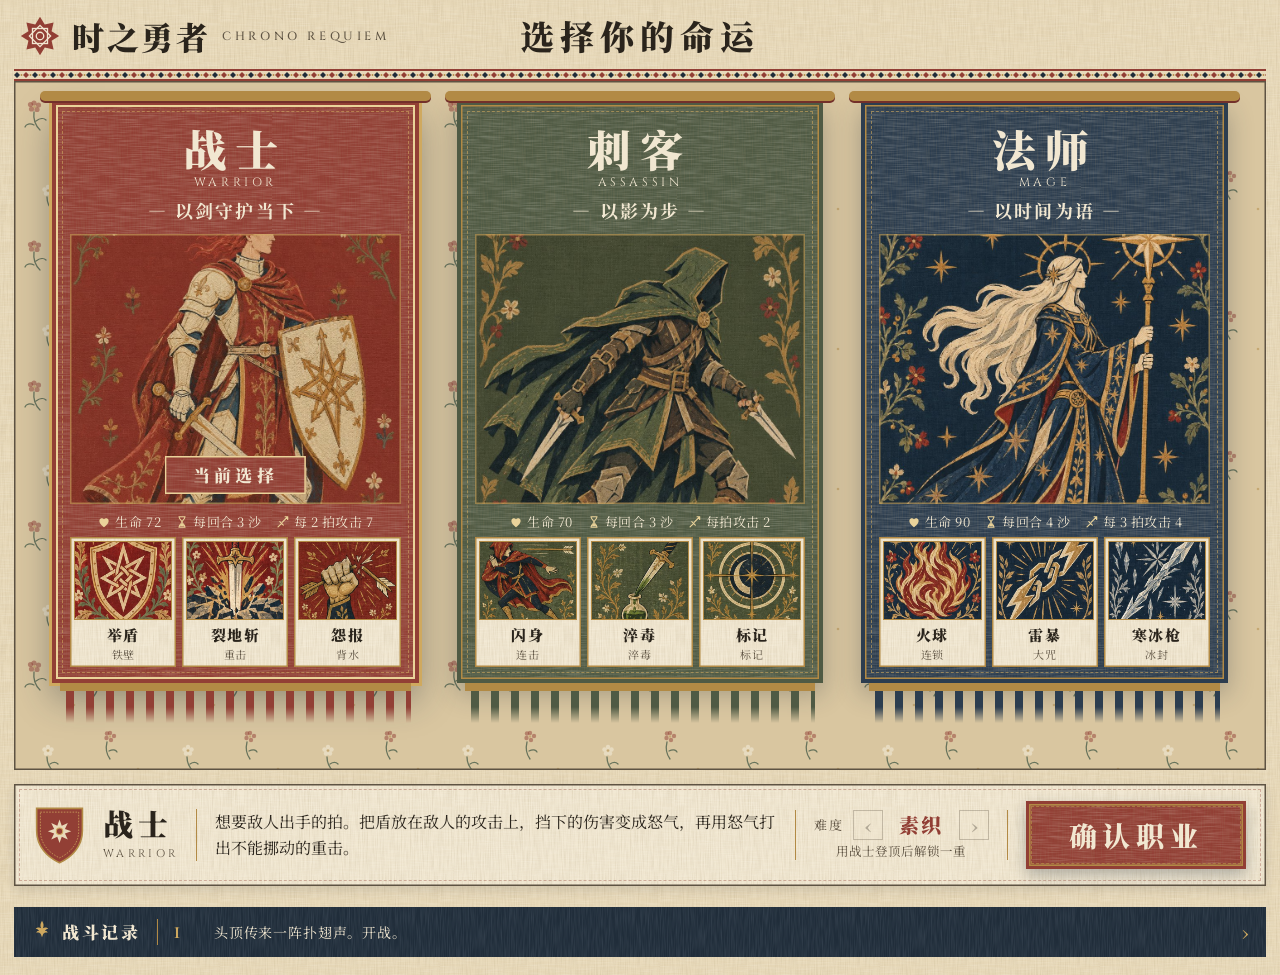
<file: index.html>
<!doctype html>
<html lang="zh-CN">
<head>
<meta charset="utf-8">
<meta name="viewport" content="width=device-width,initial-scale=1,viewport-fit=cover">
<title>时之勇者 · 命运织锦</title>
<meta name="claude:viewport-fit-sides" content="cover">
<link rel="preconnect" href="https://fonts.googleapis.com">
<link rel="stylesheet" href="https://fonts.googleapis.com/css2?family=Cinzel:wght@500;700;900&family=Noto+Serif+SC:wght@500;700;900&display=swap">
<link rel="stylesheet" href="css/game.css">
</head>
<body>
<div class="wrap">
  <header class="mast">
    <h1 class="logo"><span class="knot" data-svg="KNOT"></span><b>时之勇者</b><span>CHRONO REQUIEM</span></h1>
    <span class="vine" aria-hidden="true"></span>
    <div class="meta">
      <span><b id="floorNo">第 1 层</b></span>
      <span>第 <b id="turnNo">1</b> 回合</span>
      <span>金线 <b id="goldNo">0</b></span>
      <span id="knotsNo" hidden></span>
      <button class="tbtn" id="soundBtn"></button>
      <button class="tbtn" id="speedBtn"></button>
      <button class="tbtn" id="rulesBtn"><span data-svg="GEAR"></span>规则</button>
      <button class="tbtn" id="resetBtn"><span data-svg="REDO"></span>重开</button>
    </div>
  </header>
  <div class="trim"></div>

  <section class="arena" id="arena" aria-label="战斗">
    <div class="half hero">
      <div class="art" id="heroArt"></div>
      <div class="floats" id="heroFloats"></div>
      <div class="plate">
        <div class="status" id="heroStatus"></div>
        <div class="lr"><span class="nm" id="heroName">勇者</span><span class="hp" id="hpTxt"></span><span class="res" id="heroRes"></span><span class="gauge"><i class="lag" id="hpLag"></i><i class="cur" id="hpBar"></i></span></div>
      </div>
    </div>
    <div class="half foe" id="foeHalf">
      <div class="art" id="enemyArt"></div>
      <div class="floats" id="enemyFloats"></div>
      <div class="plate">
        <div class="status" id="enemyStatus"></div>
        <div class="lr"><span class="nm" id="foeName">黑铁骑士</span><span class="hp" id="ehpTxt"></span><span class="gauge"><i class="lag" id="ehpLag"></i><i class="cur" id="ehpBar"></i></span></div>
      </div>
    </div>
    <div class="roundel" aria-hidden="true" data-svg="ROUNDEL"></div>
    <div class="flash" id="flash"></div>
    <div class="banner" id="banner"><b></b><span></span></div>
  </section>
  <div class="trim"></div>

  <section class="loom">
    <div class="loomhead">
      <span class="ttl"><b>命运织机</b><small>LOOM OF FATE</small></span>
      <div class="hint" id="hint"></div>
      <span class="sprigs" aria-hidden="true"></span>
    </div>
    <div class="tlscroll" id="tlscroll"><div class="tlwrap" id="tlwrap"><div class="tl" id="timeline"></div><div id="needle" aria-hidden="true"></div><svg id="threads" aria-hidden="true"></svg></div></div>
  </section>
  <div class="trim"></div>

  <section class="dock" id="dock">
    <div class="sand">
      <span data-svg="GLASS"></span>
      <div class="sandnum" id="sandNum">3</div>
      <div class="sandlbl">时之砂</div>
      <div class="debt" id="debt"></div>
    </div>
    <div class="hand" id="hand"></div>
    <div class="endwrap">
      <button class="endbtn" id="endBtn"><span data-svg="SHUTTLE"></span><b>推进时间</b></button>
      <button class="undobtn" id="undoBtn" disabled></button>
      <div class="pilecount" id="piles"></div>
    </div>
  </section>

  <details class="chron" id="chron">
    <summary><span class="lbl"><span data-svg="FLEUR"></span>战斗记录</span><span class="latest" id="latest"></span><span class="tog">›</span></summary>
    <div class="log" id="log" aria-live="polite"></div>
  </details>
</div>

<div class="scr" id="scr" hidden role="dialog"><div class="scr-in" id="scrIn"></div></div>

<div class="pickscr" id="pick" hidden role="dialog" aria-label="选择职业">
  <div class="pk-in">
    <header class="mast"><div class="logo"><span class="knot" data-svg="KNOT"></span><b>时之勇者</b><span>CHRONO REQUIEM</span></div><h2>选择你的命运</h2></header>
    <div class="trim"></div>
    <div class="pk-field" id="pkRows"></div>
    <div class="pk-foot pp">
      <div class="pitch"><span class="crest" id="pkCrest"></span><span class="who" id="pkWho"></span><p id="pkPitch"></p></div>
      <div class="asc" id="pkAsc"></div>
      <div class="btns"><button class="btn" id="pkBack">返回</button><button class="btn go" id="pkGo">确认职业</button></div>
    </div>
  </div>
</div>

<script src="vendor/gsap.min.js"></script>
<script src="vendor/DrawSVGPlugin.min.js"></script>
<script src="vendor/Physics2DPlugin.min.js"></script>
<script src="vendor/CustomEase.min.js"></script>
<script src="vendor/CustomWiggle.min.js"></script>
<script src="vendor/confetti.browser.js"></script>
<script src="vendor/Tone.min.js"></script>
<script src="js/data.js"></script>
<script src="js/sound.js"></script>
<script src="js/engine.js"></script>
<script src="js/board.js"></script>
<script src="js/screens.js"></script>
<script src="js/motion.js"></script>
</body>
</html>
</file>
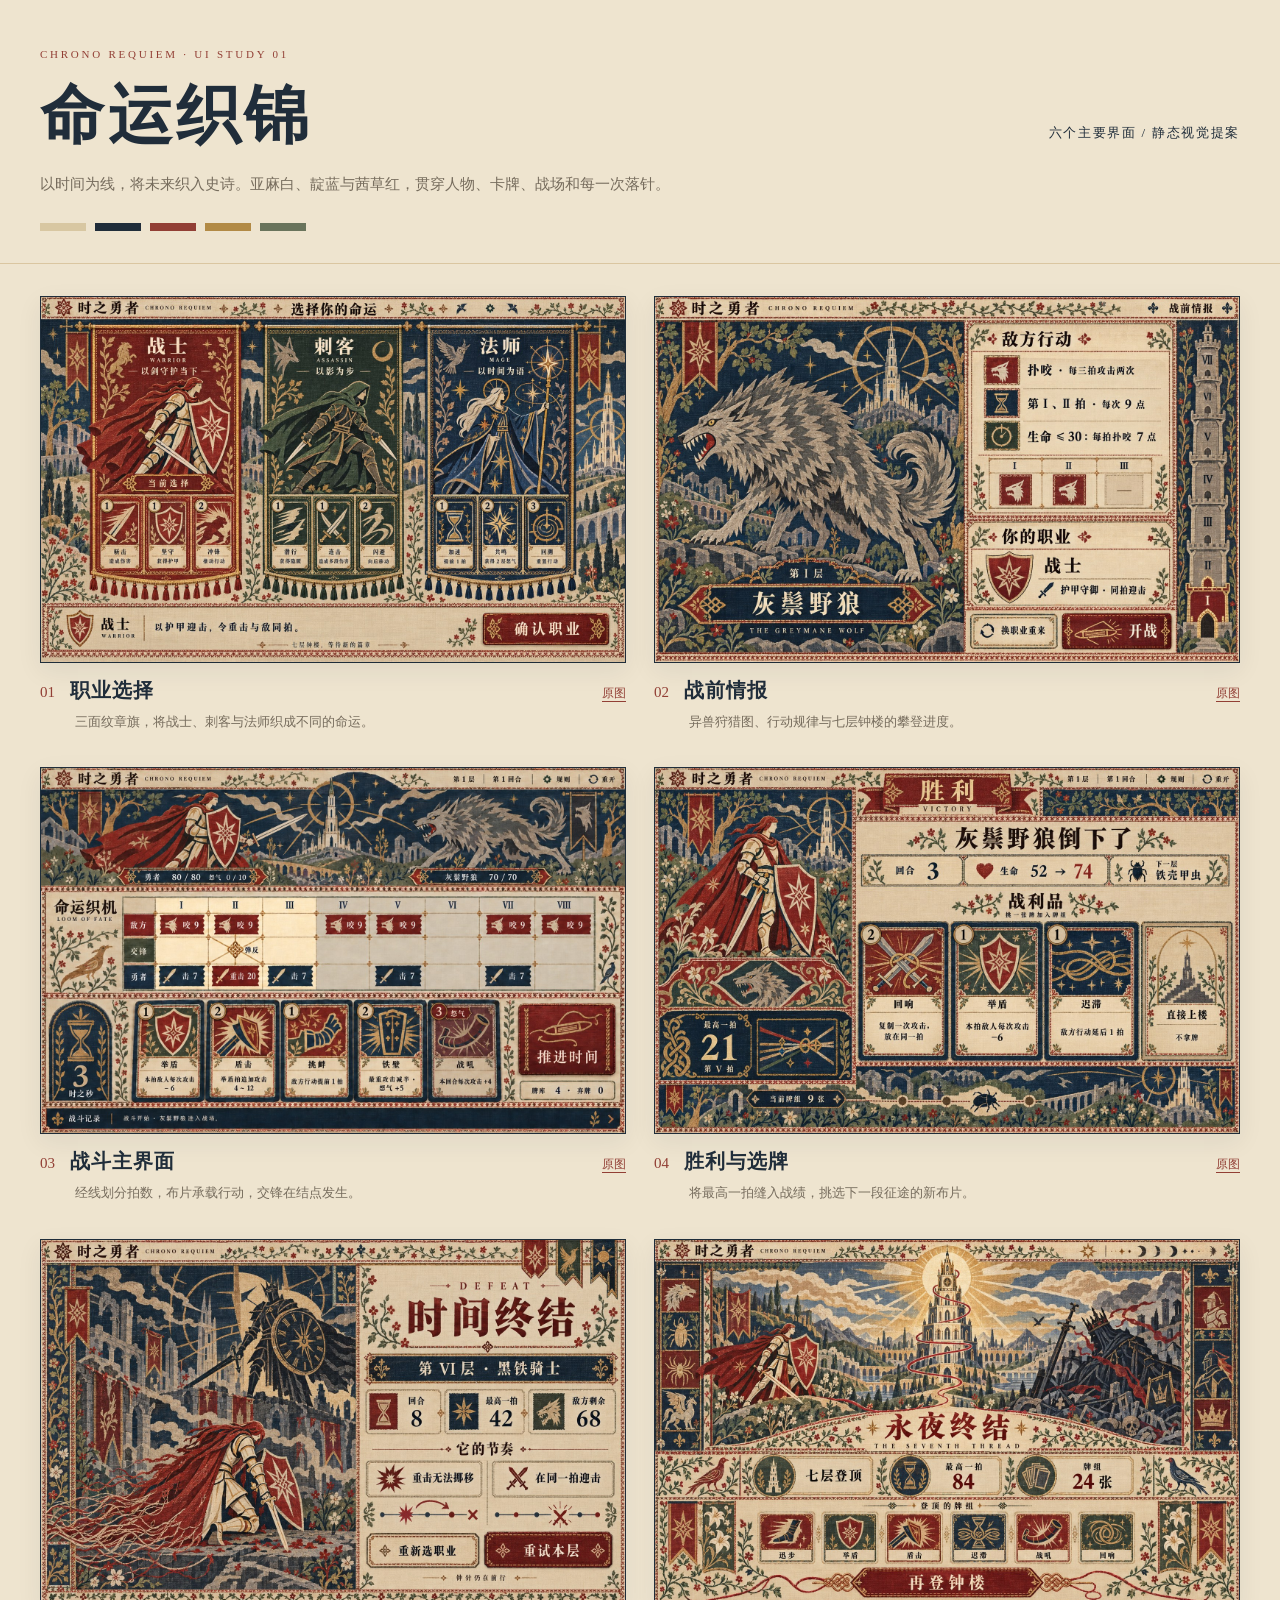
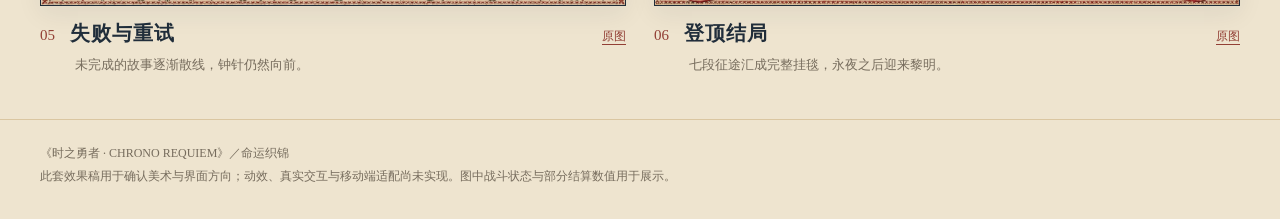
<file: design/fate-tapestry/index.html>
<!doctype html>
<html lang="zh-CN">
<head>
<meta charset="utf-8">
<meta name="viewport" content="width=device-width,initial-scale=1">
<title>命运织锦 · 时之勇者 UI 效果稿</title>
<style>
:root{--flax:#eee4cf;--ink:#202d3a;--red:#923f35;--gold:#b28a45;--muted:#766c5d}
*{box-sizing:border-box}body{margin:0;background:var(--flax);color:var(--ink);font-family:"Songti SC","STSong","Noto Serif SC",serif}button,a{-webkit-tap-highlight-color:transparent}a{color:inherit}header,main,footer{max-width:1680px;margin:auto;padding-left:40px;padding-right:40px}header{padding-top:46px;padding-bottom:32px;border-bottom:1px solid #b28a4555}.eyebrow{font:11px/1.5 Georgia,serif;letter-spacing:.25em;color:var(--red);margin:0 0 16px}.masthead{display:flex;align-items:baseline;gap:24px;justify-content:space-between}h1{font-size:clamp(36px,5vw,66px);font-weight:700;letter-spacing:.06em;margin:0;line-height:1.15}.intro{font-size:15px;line-height:1.9;color:var(--muted);max-width:650px;margin:18px 0 0}.count{white-space:nowrap;font-size:13px;letter-spacing:.13em}.swatches{display:flex;gap:9px;margin-top:24px}.swatches i{height:8px;width:46px;display:block}.grid{display:grid;grid-template-columns:repeat(2,minmax(0,1fr));gap:34px 28px;padding-top:32px;padding-bottom:42px}.screen{min-width:0}.preview{cursor:zoom-in;width:100%;display:block;padding:0;border:1px solid #202d3a66;background:#202d3a;overflow:hidden;box-shadow:0 8px 24px #202d3a12}.preview img{width:100%;height:auto;aspect-ratio:1.6;object-fit:contain;display:block;transition:transform .25s ease}.preview:hover img{transform:scale(1.012)}.preview:focus-visible{outline:3px solid var(--red);outline-offset:5px}.caption{display:flex;gap:15px;align-items:baseline;margin-top:14px}.num{font:15px/1 Georgia,serif;color:var(--red)}h2{font-size:20px;font-weight:600;letter-spacing:.05em;margin:0}.description{font-size:13px;line-height:1.75;color:var(--muted);margin:7px 0 0 35px}.download{font-size:12px;color:var(--red);margin-left:auto;text-underline-offset:4px}footer{font-size:12px;line-height:1.9;color:var(--muted);padding-top:22px;padding-bottom:32px;border-top:1px solid #b28a4555}
dialog{width:100vw;height:100dvh;max-width:none;max-height:none;border:0;padding:0;background:#141b22f5;color:var(--flax)}dialog::backdrop{background:#141b22}.viewer{display:grid;grid-template-rows:auto minmax(0,1fr) auto;height:100%;gap:12px;padding:18px 24px}.viewer-head,.viewer-foot{display:flex;align-items:center;justify-content:space-between;gap:16px}.viewer-head strong{font-size:17px;font-weight:500}.viewer img{width:100%;height:100%;object-fit:contain;min-height:0}.viewer button{background:transparent;color:var(--flax);border:1px solid #eee4cf55;padding:10px 18px;cursor:pointer;font:14px "Songti SC",serif}.viewer button:hover{background:#eee4cf15}.viewer small{font-size:12px;color:#eee4cf99}.viewer a{font-size:13px;text-underline-offset:4px}
@media(max-width:800px){header,main,footer{padding-left:20px;padding-right:20px}header{padding-top:28px}.grid{grid-template-columns:1fr;gap:28px}.count{display:none}.viewer{padding:12px;gap:8px}.viewer-head strong{font-size:14px}.viewer button{padding:9px 12px}.viewer-foot small{display:none}}
@media(prefers-reduced-motion:reduce){*{transition:none!important}}
</style>
</head>
<body>
<header>
<p class="eyebrow">CHRONO REQUIEM · UI STUDY 01</p>
<div class="masthead"><h1>命运织锦</h1><span class="count">六个主要界面 / 静态视觉提案</span></div>
<p class="intro">以时间为线，将未来织入史诗。亚麻白、靛蓝与茜草红，贯穿人物、卡牌、战场和每一次落针。</p>
<div class="swatches" aria-label="亚麻白、靛蓝、茜草红、暗金、苔绿"><i style="background:#d8c7a2"></i><i style="background:#202d3a"></i><i style="background:#923f35"></i><i style="background:#b28a45"></i><i style="background:#69745c"></i></div>
</header>
<main class="grid">
<article class="screen"><button type="button" class="preview" data-file="01-class-selection.jpg" data-title="职业选择" aria-label="放大查看：职业选择"><img src="01-class-selection.jpg" alt="命运织锦 UI 效果稿：职业选择" loading="eager"></button><div class="caption"><span class="num">01</span><h2>职业选择</h2><a class="download" href="01-class-selection.jpg" download>原图</a></div><p class="description">三面纹章旗，将战士、刺客与法师织成不同的命运。</p></article>
<article class="screen"><button type="button" class="preview" data-file="02-floor-briefing.jpg" data-title="战前情报" aria-label="放大查看：战前情报"><img src="02-floor-briefing.jpg" alt="命运织锦 UI 效果稿：战前情报" loading="lazy"></button><div class="caption"><span class="num">02</span><h2>战前情报</h2><a class="download" href="02-floor-briefing.jpg" download>原图</a></div><p class="description">异兽狩猎图、行动规律与七层钟楼的攀登进度。</p></article>
<article class="screen"><button type="button" class="preview" data-file="03-battle-v2.jpg" data-title="战斗主界面" aria-label="放大查看：战斗主界面"><img src="03-battle-v2.jpg" alt="命运织锦 UI 效果稿：战斗主界面" loading="lazy"></button><div class="caption"><span class="num">03</span><h2>战斗主界面</h2><a class="download" href="03-battle-v2.jpg" download>原图</a></div><p class="description">经线划分拍数，布片承载行动，交锋在结点发生。</p></article>
<article class="screen"><button type="button" class="preview" data-file="04-victory-rewards.jpg" data-title="胜利与选牌" aria-label="放大查看：胜利与选牌"><img src="04-victory-rewards.jpg" alt="命运织锦 UI 效果稿：胜利与选牌" loading="lazy"></button><div class="caption"><span class="num">04</span><h2>胜利与选牌</h2><a class="download" href="04-victory-rewards.jpg" download>原图</a></div><p class="description">将最高一拍缝入战绩，挑选下一段征途的新布片。</p></article>
<article class="screen"><button type="button" class="preview" data-file="05-defeat.jpg" data-title="失败与重试" aria-label="放大查看：失败与重试"><img src="05-defeat.jpg" alt="命运织锦 UI 效果稿：失败与重试" loading="lazy"></button><div class="caption"><span class="num">05</span><h2>失败与重试</h2><a class="download" href="05-defeat.jpg" download>原图</a></div><p class="description">未完成的故事逐渐散线，钟针仍然向前。</p></article>
<article class="screen"><button type="button" class="preview" data-file="06-tower-complete.jpg" data-title="登顶结局" aria-label="放大查看：登顶结局"><img src="06-tower-complete.jpg" alt="命运织锦 UI 效果稿：登顶结局" loading="lazy"></button><div class="caption"><span class="num">06</span><h2>登顶结局</h2><a class="download" href="06-tower-complete.jpg" download>原图</a></div><p class="description">七段征途汇成完整挂毯，永夜之后迎来黎明。</p></article>
</main>
<footer>《时之勇者 · CHRONO REQUIEM》／命运织锦<br>此套效果稿用于确认美术与界面方向；动效、真实交互与移动端适配尚未实现。图中战斗状态与部分结算数值用于展示。</footer>
<dialog id="lightbox" aria-label="效果稿大图">
<div class="viewer"><div class="viewer-head"><strong id="viewer-title"></strong><button id="close" type="button" autofocus>关闭 ×</button></div><img id="viewer-image" alt=""><div class="viewer-foot"><button id="previous" type="button">← 上一张</button><small>← → 切换 · Esc 关闭</small><a id="original" href="#" target="_blank" rel="noopener">打开原图</a><button id="next" type="button">下一张 →</button></div></div>
</dialog>
<script>
const entries=Array.from(document.querySelectorAll(".preview")),dialog=document.getElementById("lightbox");
let selected=0;
function display(index){selected=(index+entries.length)%entries.length;const item=entries[selected];document.getElementById("viewer-title").textContent=String(selected+1).padStart(2,"0")+" / "+item.dataset.title;const img=document.getElementById("viewer-image");img.src=item.dataset.file;img.alt=item.dataset.title;document.getElementById("original").href=item.dataset.file}
entries.forEach((item,index)=>item.addEventListener("click",()=>{display(index);dialog.showModal()}));
document.getElementById("close").addEventListener("click",()=>dialog.close());
document.getElementById("previous").addEventListener("click",()=>display(selected-1));
document.getElementById("next").addEventListener("click",()=>display(selected+1));
document.addEventListener("keydown",event=>{if(!dialog.open)return;if(event.key==="ArrowLeft"){event.preventDefault();display(selected-1)}if(event.key==="ArrowRight"){event.preventDefault();display(selected+1)}});
</script>
</body>
</html>
</file>
<file: css/game.css>
/* page reset */
:root{color-scheme:light;box-sizing:border-box;padding-top:env(safe-area-inset-top,0px);padding-bottom:env(safe-area-inset-bottom,0px)}html{scroll-padding-top:env(safe-area-inset-top,0px)}body{margin:0;padding:0;font:14px -apple-system,BlinkMacSystemFont,sans-serif;background:#fff;color:#000}img{max-width:100%}[hidden]:not([hidden=until-found i]){display:none!important}

/* 命运织锦 · Fate Tapestry (design/fate-tapestry). The whole game is one woven medieval tapestry: flax linen carries
   the information, ink-indigo carries story and figures, madder red marks danger and the main action, ochre-gold thread
   marks selection and the moments where threads cross. Texture stays at the edges and in the art; text fields stay quiet.
   Seven floors of the clock tower: floors 1-5 each draw one of three minor foes, then the black knight, then the Demon King. */
:root{
  --flax:#e8d9b9; --flax2:#f1e7d1; --flax3:#d9c6a0; --flax4:#c9b48a;
  --indigo:#202d3a; --indigo2:#2c3d4f; --indigo3:#3b5064;
  --madder:#923f35; --madder2:#73302a; --madder3:#b4574a;
  --gold:#b28a45; --gold2:#cfa95f; --gold3:#ead39a;
  --moss:#69745c; --moss2:#4f5a44; --stone:#8d8a80;
  --ink:#2a241c; --ink2:#5e5343; --muted:#857a66;
  --fire:#b8562f; --ice:#5f8296; --bolt:#b28a45;
  --t-move:var(--indigo2); --t-res:#9a7535; --t-rhy:var(--moss); --t-grd:#7c7a72; --t-frb:#5b2c3a;
  --t-war:var(--madder); --t-rog:var(--moss2); --t-mag:var(--indigo2); --rage:var(--madder3);
  --f-display:"Noto Serif SC","Songti SC","STSong",serif;
  --f-latin:"Cinzel","Trajan Pro","Times New Roman",serif;
  --f-body:"Noto Serif SC","Songti SC","STSong",Georgia,serif;
  /* textures: flax linen, indigo weave, millefleur sprigs, woven trim */
  --linen:url("data:image/svg+xml,%3Csvg xmlns='http://www.w3.org/2000/svg' width='220' height='220'%3E%3Cfilter id='a'%3E%3CfeTurbulence type='fractalNoise' baseFrequency='.9 .045' numOctaves='2' stitchTiles='stitch' seed='4'/%3E%3CfeColorMatrix values='0 0 0 0 .32 0 0 0 0 .24 0 0 0 0 .12 0 0 0 .9 -.3'/%3E%3C/filter%3E%3Cfilter id='b'%3E%3CfeTurbulence type='fractalNoise' baseFrequency='.045 .9' numOctaves='2' stitchTiles='stitch' seed='9'/%3E%3CfeColorMatrix values='0 0 0 0 1 0 0 0 0 .98 0 0 0 0 .9 0 0 0 .9 -.35'/%3E%3C/filter%3E%3Crect width='220' height='220' filter='url(%23a)' opacity='.32'/%3E%3Crect width='220' height='220' filter='url(%23b)' opacity='.4'/%3E%3C/svg%3E");
  --weave:url("data:image/svg+xml,%3Csvg xmlns='http://www.w3.org/2000/svg' width='220' height='220'%3E%3Cfilter id='a'%3E%3CfeTurbulence type='fractalNoise' baseFrequency='.85 .05' numOctaves='2' stitchTiles='stitch' seed='2'/%3E%3CfeColorMatrix values='0 0 0 0 .55 0 0 0 0 .62 0 0 0 0 .72 0 0 0 .9 -.3'/%3E%3C/filter%3E%3Crect width='220' height='220' filter='url(%23a)' opacity='.22'/%3E%3C/svg%3E");
  --sprig:url("data:image/svg+xml,%3Csvg xmlns='http://www.w3.org/2000/svg' width='140' height='140' fill-opacity='.5'%3E%3Cg fill='%23923f35'%3E%3Ccircle cx='20' cy='22' r='2.6'/%3E%3Ccircle cx='24.5' cy='24' r='2.6'/%3E%3Ccircle cx='23' cy='28.5' r='2.6'/%3E%3Ccircle cx='17.5' cy='28' r='2.6'/%3E%3Ccircle cx='16.5' cy='23.5' r='2.6'/%3E%3Ccircle cx='96' cy='92' r='2.2'/%3E%3Ccircle cx='100' cy='95' r='2.2'/%3E%3Ccircle cx='97' cy='99' r='2.2'/%3E%3Ccircle cx='92.5' cy='97' r='2.2'/%3E%3Ccircle cx='93' cy='92.5' r='2.2'/%3E%3C/g%3E%3Cg fill='%23f6efe0'%3E%3Ccircle cx='86' cy='30' r='2.2'/%3E%3Ccircle cx='89.5' cy='32.5' r='2.2'/%3E%3Ccircle cx='88' cy='36.5' r='2.2'/%3E%3Ccircle cx='84' cy='36.5' r='2.2'/%3E%3Ccircle cx='82.5' cy='32.5' r='2.2'/%3E%3Ccircle cx='34' cy='106' r='2.2'/%3E%3Ccircle cx='37.5' cy='108.5' r='2.2'/%3E%3Ccircle cx='36' cy='112.5' r='2.2'/%3E%3Ccircle cx='32' cy='112.5' r='2.2'/%3E%3Ccircle cx='30.5' cy='108.5' r='2.2'/%3E%3C/g%3E%3Cg fill='%23b28a45'%3E%3Ccircle cx='20.5' cy='25.8' r='1.4'/%3E%3Ccircle cx='96' cy='95.5' r='1.2'/%3E%3Ccircle cx='86' cy='33.6' r='1.2'/%3E%3Ccircle cx='34' cy='109.6' r='1.2'/%3E%3Ccircle cx='60' cy='64' r='1.3'/%3E%3Ccircle cx='124' cy='128' r='1.3'/%3E%3C/g%3E%3Cg fill='none' stroke='%2369745c' stroke-width='1.3' stroke-linecap='round'%3E%3Cpath d='M20 31c-1 8 2 14 6 18M22 40c4-3 8-3 10-1M20 44c-4-2-8-1-9 2M93 101c-2 8 0 13 3 17M95 110c4-2 7-1 8 1M84 40c1 7-1 11-4 15M83 48c-4-1-6 0-7 2M33 116c0 7 3 11 6 14M36 123c3-2 6-2 8 0'/%3E%3C/g%3E%3C/svg%3E");
  --trim:url("data:image/svg+xml,%3Csvg xmlns='http://www.w3.org/2000/svg' width='18' height='12'%3E%3Crect width='18' height='12' fill='%23e8d9b9'/%3E%3Crect width='18' height='2' fill='%23923f35'/%3E%3Crect y='10' width='18' height='2' fill='%23923f35'/%3E%3Cpath d='M0 6l3-3 3 3-3 3z' fill='%23202d3a'/%3E%3Cpath d='M9 6l3-3 3 3-3 3z' fill='%23923f35'/%3E%3Ccircle cx='7.5' cy='6' r='.9' fill='%23b28a45'/%3E%3Ccircle cx='16.5' cy='6' r='.9' fill='%23b28a45'/%3E%3C/svg%3E");
  --trim-i:url("data:image/svg+xml,%3Csvg xmlns='http://www.w3.org/2000/svg' width='18' height='12'%3E%3Crect width='18' height='12' fill='%23202d3a'/%3E%3Crect width='18' height='1.4' fill='%23b28a45'/%3E%3Crect y='10.6' width='18' height='1.4' fill='%23b28a45'/%3E%3Cpath d='M0 6l3-3 3 3-3 3z' fill='%23923f35'/%3E%3Cpath d='M9 6l3-3 3 3-3 3z' fill='%23e8d9b9'/%3E%3C/svg%3E");
  color-scheme:light;
}
*{box-sizing:border-box}
html,body{height:100%}
body{margin:0;background:var(--flax) var(--linen);color:var(--ink);font-family:var(--f-body);font-size:15px;line-height:1.5;overflow-x:hidden}
button{font-family:var(--f-body);cursor:pointer;color:inherit}
.wrap{position:relative;max-width:1440px;margin:0 auto;padding-block:0 18px;padding-left:max(14px,env(safe-area-inset-left,0px));padding-right:max(14px,env(safe-area-inset-right,0px));display:flex;flex-direction:column}
.trim{height:12px;background:var(--trim) 0 0/18px 12px repeat-x}
.trim.i{background-image:var(--trim-i)}

/* stitched frames: a hairline running stitch inside the edge of every woven panel */
.stitch{position:relative}
.stitch::after{content:"";position:absolute;inset:4px;border:1.5px dashed rgba(178,138,69,.75);pointer-events:none;z-index:1}
.stitch.r::after{border-color:rgba(146,63,53,.55)}

/* Masthead */
.mast{display:flex;align-items:center;gap:14px 22px;padding:10px 6px 8px;flex-wrap:wrap}
.logo{display:flex;align-items:center;gap:12px;margin:0;text-decoration:none}
.logo .knot{width:40px;height:40px;flex:none;color:var(--madder)}
.logo b{font-family:var(--f-display);font-weight:900;font-size:clamp(24px,3vw,32px);letter-spacing:.08em;line-height:1;color:var(--ink)}
.logo span{font-family:var(--f-latin);font-size:12px;letter-spacing:.3em;color:var(--ink2);font-weight:500}
.vine{flex:1;min-width:60px;height:26px;background:url("data:image/svg+xml,%3Csvg xmlns='http://www.w3.org/2000/svg' width='120' height='26'%3E%3Cpath d='M0 13c15-9 25-9 30 0s15 9 30 0 25-9 30 0 20 9 30 0' fill='none' stroke='%2369745c' stroke-width='1.4'/%3E%3Cg fill='%2369745c'%3E%3Cpath d='M14 7c3-4 7-4 8-2-3 2-5 3-8 2zM44 19c3 4 7 4 8 2-3-2-5-3-8-2zM74 7c3-4 7-4 8-2-3 2-5 3-8 2zM104 19c3 4 7 4 8 2-3-2-5-3-8-2z'/%3E%3C/g%3E%3Cg fill='%23923f35'%3E%3Ccircle cx='30' cy='13' r='3'/%3E%3Ccircle cx='90' cy='13' r='3'/%3E%3C/g%3E%3Cg fill='%23f6efe0'%3E%3Ccircle cx='60' cy='13' r='2.6'/%3E%3Ccircle cx='0' cy='13' r='2.6'/%3E%3Ccircle cx='120' cy='13' r='2.6'/%3E%3C/g%3E%3Cg fill='%23b28a45'%3E%3Ccircle cx='30' cy='13' r='1.1'/%3E%3Ccircle cx='90' cy='13' r='1.1'/%3E%3C/g%3E%3C/svg%3E") center/120px 26px repeat-x;opacity:.9}
.meta{display:flex;align-items:center;font-family:var(--f-display);font-size:16px;font-weight:700;color:var(--ink)}
.meta>*{padding:2px 16px;border-left:1.5px solid var(--flax4)}
.meta>*:first-child{border-left:0}
.meta b{font-family:var(--f-display);font-variant-numeric:tabular-nums}
.tbtn{display:inline-flex;align-items:center;gap:7px;background:none;border:0;font-family:var(--f-display);font-weight:700;font-size:16px;color:var(--ink);letter-spacing:.08em}
.tbtn svg{width:20px;height:20px;color:var(--ink2);transition:transform .3s}
.tbtn:hover svg,.tbtn:focus-visible svg{transform:rotate(60deg);color:var(--madder)}
.tbtn:focus-visible{outline:1.5px dashed var(--madder);outline-offset:3px}

/* Arena: one indigo story frieze, hero at left facing the foe at right */
.arena{position:relative;display:grid;grid-template-columns:1fr 1fr;height:clamp(200px,min(27vw,100vh - 668px),350px);background:var(--indigo) var(--weave);overflow:hidden;border-block:3px solid var(--indigo)}
.half{position:relative;overflow:hidden;min-width:0}
.half .art{position:absolute;inset:0;background-size:cover;background-repeat:no-repeat;transform-origin:50% 90%;animation:idle 5s ease-in-out infinite}
.half.foe .art{animation-delay:-2.5s}
@keyframes idle{50%{scale:1.014}}
.half .art.ghost{pointer-events:none;animation:none;mix-blend-mode:screen}
.half.hero .art{background-image:var(--hero,url(../img/classes/hero_warrior.jpg));background-position:30% 20%;-webkit-mask-image:linear-gradient(90deg,#000 80%,transparent);mask-image:linear-gradient(90deg,#000 80%,transparent)}
.half.foe .art{background-position:70% 25%;-webkit-mask-image:linear-gradient(270deg,#000 80%,transparent);mask-image:linear-gradient(270deg,#000 80%,transparent)}
.half::after{content:"";position:absolute;inset:auto 0 0;height:34%;pointer-events:none;background:linear-gradient(0deg,rgba(32,45,58,.7),transparent)}
.half.foe.rage .art{filter:saturate(1.25) sepia(.25) hue-rotate(-12deg)}
.half.foe.rage::before{content:"";position:absolute;inset:0;z-index:1;pointer-events:none;background:radial-gradient(ellipse at 60% 45%,rgba(146,63,53,.38),transparent 70%);animation:breathe 1.8s ease-in-out infinite}
@keyframes breathe{50%{opacity:.35}}
.roundel{position:absolute;left:50%;top:44%;transform:translate(-50%,-50%);height:min(50%,170px);aspect-ratio:1;z-index:4;pointer-events:none;color:var(--gold2)}
.roundel svg{width:100%;height:100%;overflow:visible}
.roundel .rays{transform-origin:50% 50%;animation:spin 90s linear infinite}
@keyframes spin{to{transform:rotate(360deg)}}
.plate{position:absolute;bottom:12px;z-index:3;display:flex;flex-direction:column;align-items:flex-start;gap:6px;max-width:calc(100% - 30px)}
.half.hero .plate{left:clamp(14px,6%,70px)}
.half.foe .plate{right:clamp(14px,6%,70px);align-items:flex-end}
.status{display:flex;gap:6px;align-items:center;flex-wrap:wrap;min-height:24px}
.half.foe .status{justify-content:flex-end}
/* life ribbon: a madder pennant with notched ends and a thread gauge sewn along its foot */
.lr{position:relative;display:flex;align-items:baseline;gap:14px;padding:7px 34px 11px;min-width:min(330px,100%);color:var(--flax2);background:var(--madder) var(--linen);
  clip-path:polygon(0 0,100% 0,calc(100% - 14px) 50%,100% 100%,0 100%,14px 50%);font-family:var(--f-display);white-space:nowrap}
.lr::before{content:"";position:absolute;inset:3px 16px;border-block:1px dashed rgba(234,211,154,.55);pointer-events:none}
.lr .nm{font-weight:900;font-size:18px;letter-spacing:.12em}
.lr .hp{font-family:var(--f-display);font-weight:700;font-size:18px;font-variant-numeric:tabular-nums;letter-spacing:.04em}
.lr .res{font-size:13px;color:var(--gold3);letter-spacing:.06em}
.lr .gauge{position:absolute;left:22px;right:22px;bottom:4px;height:3px;background:rgba(32,45,58,.55)}
.lr .gauge i{position:absolute;inset:0 auto 0 0}
.lr .gauge .lag{background:var(--flax);opacity:.55;transition:width .7s .35s ease-in}
.lr .gauge .cur{background:var(--gold3);transition:width .25s ease-out}
.tag{display:inline-block;padding:1px 9px;font-size:12px;line-height:1.6;color:var(--ink);background:var(--flax2);border-left:3px solid var(--gold);box-shadow:0 1px 0 rgba(0,0,0,.25)}
.tag.ok{border-color:var(--moss)} .tag.rg{border-color:var(--madder)} .tag.cb{border-color:var(--moss2)} .tag.mg{border-color:var(--indigo2)}
.tag.sh{border-color:var(--ice)} .tag.mr{border-color:var(--t-frb)}
.tag.p2{border-color:var(--madder);background:var(--madder);color:var(--flax2);animation:pulse 1.6s infinite}
@keyframes pulse{50%{filter:brightness(1.18)}}
.mood{width:34px;height:34px;border-radius:50%;border:2px solid var(--gold2);background:var(--indigo) center/cover;box-shadow:0 2px 6px rgba(0,0,0,.5)}
.mood.judge{border-color:var(--gold3)} .mood.rage{border-color:var(--madder3);box-shadow:0 0 0 2px var(--madder)}
.floats{position:absolute;inset:0;pointer-events:none;z-index:6}
.floats .slash{position:absolute;inset:0;width:100%;height:100%;overflow:visible}
.floats .guard{position:absolute;left:50%;top:40%;width:84px;height:84px;margin:-42px 0 0 -42px;color:var(--gold3);filter:drop-shadow(0 0 6px var(--indigo)) drop-shadow(0 0 14px rgba(207,169,95,.6))}
.floats .guard svg{width:100%;height:100%}
.floats .pt{position:absolute;left:50%;top:45%;border-radius:1px;pointer-events:none}
.floats .pt.round{border-radius:50%}
#goldNo{display:inline-block}
.flt{position:absolute;left:50%;top:30%;transform:translateX(-50%);font-family:var(--f-display);font-weight:900;font-size:34px;white-space:nowrap;animation:rise 1.3s ease-out forwards;color:var(--flax2);-webkit-text-stroke:1px var(--indigo);paint-order:stroke fill;text-shadow:0 2px 0 var(--indigo)}
.flt.dmg{color:var(--gold3)} .flt.big{font-size:54px;color:var(--gold3);text-shadow:0 3px 0 var(--madder2),0 0 0 var(--indigo)}
.flt.hurt{color:#f0a493} .flt.info{font-size:19px;color:var(--flax2);letter-spacing:.12em;-webkit-text-stroke:0;text-shadow:0 1px 3px var(--indigo),0 0 8px var(--indigo)} .flt.heal{color:#b9c9a3}
@keyframes rise{0%{opacity:0;transform:translate(-50%,14px) scale(.6)}14%{opacity:1;transform:translate(-50%,0) scale(1.15)}28%{transform:translate(-50%,-6px) scale(1)}100%{opacity:0;transform:translate(-50%,-80px) scale(1)}}
.flash{position:absolute;inset:0;z-index:7;pointer-events:none;background:radial-gradient(circle,rgba(234,211,154,.55),transparent 65%);opacity:0}
.flash.on{animation:flash .45s ease-out}
@keyframes flash{0%{opacity:1}100%{opacity:0}}
/* turn and event banners: a madder cloth tab let down over the frieze */
.banner{position:absolute;left:50%;top:44%;z-index:8;pointer-events:none;text-align:center;opacity:0;padding:12px 64px 14px;transform:translate(-50%,-50%);color:var(--flax2);background:var(--madder) var(--linen);
  clip-path:polygon(0 0,100% 0,calc(100% - 22px) 50%,100% 100%,0 100%,22px 50%)}
.banner::before{content:"";position:absolute;inset:4px 24px;border-block:1.5px dashed rgba(234,211,154,.6)}
.banner b{display:block;font-family:var(--f-display);font-weight:900;font-size:30px;letter-spacing:.3em;white-space:nowrap}
.banner span{font-family:var(--f-latin);font-size:11px;letter-spacing:.4em;color:var(--gold3);white-space:nowrap}
.banner.red{background-color:var(--indigo)}
.banner.show{animation:banner 1.6s ease-out}
@keyframes banner{0%{opacity:0;transform:translate(-50%,-80%) scaleY(.4)}14%{opacity:1;transform:translate(-50%,-50%) scaleY(1)}78%{opacity:1}100%{opacity:0}}

/* Loom of fate: warp threads divide time into beats, cloth patches carry the actions, knots mark beats where they meet */
.loom{display:grid;grid-template-columns:200px minmax(0,1fr);gap:0 14px;padding:14px 10px 14px 6px;background:var(--flax2) var(--linen)}
.loom>*{min-width:0}
.loomhead{display:flex;flex-direction:column;gap:10px;padding:6px 4px 0 10px;position:relative}
.loomhead .ttl b{display:block;font-family:var(--f-display);font-weight:900;font-size:34px;letter-spacing:.06em;line-height:1.1;color:var(--ink)}
.loomhead .ttl small{display:block;font-family:var(--f-latin);font-size:11px;letter-spacing:.28em;color:var(--ink2);margin-top:4px}
.loomhead .sprigs{flex:1;min-height:60px;background:url("data:image/svg+xml,%3Csvg xmlns='http://www.w3.org/2000/svg' viewBox='0 0 180 110'%3E%3Cg fill='none' stroke='%2369745c' stroke-width='1.6' stroke-linecap='round'%3E%3Cpath d='M10 108C30 80 40 50 70 30M40 70c-10-6-22-4-28 4M52 52c4-12 14-18 26-18M70 30c10-10 24-12 34-6'/%3E%3Cpath d='M150 108c-6-30 0-60 20-80M158 70c8-6 16-6 20-2M156 50c-8-4-16-2-20 4'/%3E%3C/g%3E%3Cg fill='%2369745c'%3E%3Cpath d='M30 82c-8 0-12-6-12-6 6-2 12 0 12 6zM60 40c-2-8 2-13 2-13 4 5 3 10-2 13zM88 26c4-7 10-8 10-8 0 6-4 9-10 8zM164 62c6-4 12-2 12-2-3 5-8 6-12 2z'/%3E%3C/g%3E%3Cg fill='%23923f35'%3E%3Ccircle cx='70' cy='30' r='5'/%3E%3Ccircle cx='12' cy='76' r='4'/%3E%3Ccircle cx='170' cy='28' r='5'/%3E%3C/g%3E%3Cg fill='%23f6efe0'%3E%3Ccircle cx='104' cy='24' r='4'/%3E%3Ccircle cx='136' cy='54' r='3.5'/%3E%3C/g%3E%3Cg fill='%23b28a45'%3E%3Ccircle cx='70' cy='30' r='1.8'/%3E%3Ccircle cx='170' cy='28' r='1.8'/%3E%3Ccircle cx='104' cy='24' r='1.4'/%3E%3C/g%3E%3C/svg%3E") left bottom/contain no-repeat}
.hint{font-size:13px;line-height:1.55;color:var(--ink2);display:flex;align-items:flex-start;gap:6px;flex-wrap:wrap}
.hint>svg{width:12px;height:12px;flex:none;margin-top:4px;color:var(--gold)}
.hint.err{color:var(--madder);font-weight:700}
.hint.pend{color:var(--indigo);font-weight:700}
.cancel{background:var(--flax2);border:0;box-shadow:inset 0 0 0 1.5px var(--indigo2);color:var(--indigo);padding:3px 16px;font-size:13px;font-weight:700;letter-spacing:.1em}
.cancel:hover,.cancel:focus-visible{background:var(--indigo);color:var(--flax2);outline:none}
.tlscroll{position:relative;overflow-x:auto;border:2px solid var(--indigo);background:var(--flax);scrollbar-color:var(--flax4) transparent}
.tlwrap{position:relative;min-width:max-content}
.tl{display:flex}
.lanes{flex:none;width:86px;display:grid;grid-template-rows:42px 74px 64px 74px;position:sticky;left:0;z-index:3;background:var(--flax2);border-right:2px solid var(--indigo)}
.lanes div{display:flex;align-items:center;justify-content:center;font-family:var(--f-display);font-weight:900;font-size:19px;letter-spacing:.1em;color:var(--flax2)}
.lanes div:first-child{background:var(--flax2);color:var(--muted);font-size:13px;font-weight:700;letter-spacing:.3em;text-indent:.3em}
.lanes .le{background:var(--madder) var(--linen)} .lanes .lc{background:var(--moss2) var(--linen)} .lanes .lh{background:var(--indigo) var(--weave)}
.lanes div+div{border-top:2px solid var(--flax2)}
.slot{flex:1 0 104px;display:grid;grid-template-rows:42px 74px 64px 74px;position:relative;background:#e0d1b0;transition:background-color .25s}
/* warp threads: each beat is bounded by a pair of flax threads, studded with ochre where the lanes cross */
.slot::before{content:"";position:absolute;inset:0;pointer-events:none;border-left:1px solid rgba(94,83,67,.35);box-shadow:inset 1px 0 0 rgba(255,250,236,.7)}
.slot>div{position:relative;border-bottom:1px solid rgba(94,83,67,.28)}
.slot>div:last-child{border-bottom:0}
.slot.now{background:#f4e9cf}
.slot.fut{background:#e3d5b6}
.slot.far{opacity:.55}
.bn{display:flex;align-items:center;justify-content:center;font-family:var(--f-display);font-weight:900;font-size:20px;color:var(--ink);letter-spacing:.02em}
.slot.fut .bn{color:var(--ink2)}
.slot.hit{background:#f9efd2}
.slot.hit::after{content:"";position:absolute;inset:0;pointer-events:none;box-shadow:inset 0 0 0 2px var(--gold),inset 0 0 18px rgba(178,138,69,.35);z-index:2}
.slot.tgt{cursor:pointer}
.slot.tgt::after{content:"";position:absolute;inset:4px;border:1.5px dashed var(--indigo2);pointer-events:none;opacity:.55;z-index:2}
.slot.tgt:hover{background:#fbf3df}
.slot.hov::after,.slot.no::after{content:"";position:absolute;inset:2px;border:2px solid var(--gold);opacity:1;pointer-events:none;z-index:2}
.slot.no{cursor:not-allowed}.slot.no::after{border:1.5px dashed var(--madder);opacity:.75}
.mid.chg .mt{box-shadow:0 0 0 1.5px var(--gold),0 0 10px rgba(178,138,69,.45)}
.slot.smk{background-image:repeating-linear-gradient(135deg,rgba(105,116,92,.14) 0 6px,transparent 6px 12px)}
.lane{display:flex;flex-direction:column;gap:4px;align-items:center;justify-content:center;padding:4px 6px}
.mid{display:flex;align-items:center;justify-content:center;font-size:13px;text-align:center;padding:0 3px;line-height:1.3}
/* the clash lane: two ochre threads cross the cell, a woven knot sits where they meet */
.mid.res,.mid.ok{background:url("data:image/svg+xml,%3Csvg xmlns='http://www.w3.org/2000/svg' viewBox='0 0 100 64' preserveAspectRatio='none'%3E%3Cpath d='M0 0L100 64M100 0L0 64' stroke='%23b28a45' stroke-width='1.2' vector-effect='non-scaling-stroke'/%3E%3C/svg%3E") center/100% 100% no-repeat}
.mid .mt{position:relative;z-index:1;display:flex;flex-direction:column;align-items:center;gap:1px;padding:2px 6px;line-height:1.25;font-family:var(--f-display);font-weight:700;color:var(--ink)}
.mid .mt:empty{display:none}
.mid.res .mt,.mid.ok .mt{background:var(--flax2);box-shadow:0 0 0 1px var(--gold)}
.mid.res .mt::before,.mid.ok .mt::before{content:"";width:20px;height:20px;margin-bottom:1px;background:var(--knot) center/contain no-repeat}
.mid.bad .mt{color:var(--madder)} .mid.ok .mt{color:var(--moss2)} .mid.arm .mt{color:var(--ink2)}
.mid em{font-style:normal;font-family:var(--f-display);font-weight:900;font-size:13px;font-variant-numeric:tabular-nums}
.mid em+em{margin-left:5px}
.mid em.tk{color:var(--madder)}.mid em.dl{color:var(--indigo)}.mid em.hl{color:var(--t-frb)}
.mid .old{font-size:10px;color:var(--muted);text-decoration:line-through}
:root{--knot:url("data:image/svg+xml,%3Csvg xmlns='http://www.w3.org/2000/svg' viewBox='0 0 40 40' fill='none' stroke='%23b28a45' stroke-width='3'%3E%3Cpath d='M20 4c6 0 9 5 6 10l-12 12c-3 5 0 10 6 10s9-5 6-10L14 14c-3-5 0-10 6-10z'/%3E%3Cpath d='M4 20c0-6 5-9 10-6l12 12c5 3 10 0 10-6s-5-9-10-6L14 26c-5 3-10 0-10-6z'/%3E%3C/svg%3E")}
/* cloth patches: madder for the foe, indigo for the hero, notched like cut cloth, a running stitch inside */
.chip{position:relative;z-index:1;display:flex;align-items:center;gap:6px;padding:6px 16px;min-width:84px;justify-content:center;font-family:var(--f-display);font-weight:900;font-size:17px;letter-spacing:.04em;white-space:nowrap;
  color:var(--flax2);background:var(--indigo) var(--weave);clip-path:polygon(0 0,100% 0,calc(100% - 6px) 50%,100% 100%,0 100%,6px 50%);transition:filter .12s}
.chip::before{content:"";position:absolute;inset:3px 8px;border-block:1px dashed rgba(234,211,154,.5);pointer-events:none}
.chip>svg{width:18px;height:18px;flex:none}
.chip b{font-weight:900;font-variant-numeric:tabular-nums}
.chip.e{background-color:var(--madder);background-image:var(--linen)}
.chip.e.j{background-color:var(--madder2);box-shadow:inset 0 0 0 2px var(--gold2)}
.chip.e.j.warn{animation:pulse 1.1s infinite}
.chip.e.na{background:var(--flax2);color:var(--madder);box-shadow:inset 0 0 0 1.5px var(--madder);font-size:14px}
.chip.e.na::before{border-color:rgba(146,63,53,.4)}
.chip.e.sh{background:var(--stone) var(--linen);color:var(--flax2);font-size:14px}
.chip.e.mir{background:var(--flax2);color:var(--indigo);box-shadow:inset 0 0 0 1.5px var(--indigo2);font-size:14px}
.chip.e.fin{background:#3a1512;animation:pulse 1.1s infinite;box-shadow:inset 0 0 0 2px var(--madder3)}
.chip .lock{font-size:11px;opacity:.9;border-left:1px solid currentColor;padding-left:5px}
.chip.e.up{box-shadow:inset 0 0 0 2px var(--gold2)}
.chip.e.up b{color:var(--gold3)}
.chip.h.ch{box-shadow:inset 0 0 0 2px var(--gold2)}
.chip.h.fx{background-color:#152029;box-shadow:inset 0 0 0 2px var(--gold2);color:var(--gold3)}
.chip.h.rev{background:var(--t-frb);color:var(--flax2)}
.chip.g{background:var(--flax2);color:var(--indigo);box-shadow:inset 0 0 0 1.5px var(--indigo2);font-size:14px}
.chip.g::before,.chip.w::before,.chip.d::before{border-color:rgba(32,45,58,.35)}
.chip.w{background:var(--gold3) var(--linen);color:var(--ink);font-size:14px}
.chip.d{background:var(--flax2);color:var(--moss2);box-shadow:inset 0 0 0 1.5px var(--moss2);font-size:14px}
.chip.k{background:var(--moss2) var(--linen);font-size:13px;min-width:0;padding:2px 12px}
.chip.sp{--ec:var(--fire);background:var(--ec) var(--linen);font-size:14px;padding:5px 12px}
.chip.sp[data-el="冰"]{--ec:var(--ice)} .chip.sp[data-el="雷"]{--ec:var(--bolt)}
.chip.spw{--ec:var(--fire);background:none;color:var(--ec);font-size:12px;min-width:0;padding:1px 10px;font-weight:700;clip-path:none;border:1.5px dotted var(--ec)}
.chip.spw::before{display:none}
.chip.spw[data-el="冰"]{--ec:var(--ice)} .chip.spw[data-el="雷"]{--ec:var(--bolt)}
.chip.pick{cursor:pointer;filter:drop-shadow(0 0 0 var(--gold));animation:bob 1s ease-in-out infinite}
.chip.pick::after{content:"";position:absolute;inset:0;box-shadow:inset 0 0 0 2px var(--gold3)}
.chip.pick:hover{filter:brightness(1.15)}
@keyframes bob{50%{translate:0 -2px}}
.slot.fut .chip{opacity:.78}
.slot.fut .bn,.slot.fut .mid{opacity:.85}
/* past beats are woven in: flattened to undyed flax, threads tied off */
.slot.past{flex:0 0 76px;background:#d6c7a6}
.slot.past .bn{color:var(--muted);font-size:16px}
.slot.past .chip{background:var(--flax3);color:var(--ink2);min-width:0;padding:2px 10px;font-size:13px;box-shadow:none;animation:none}
.slot.past .chip::before{border-color:rgba(94,83,67,.3)}
.slot.past .chip>svg{display:none}
.slot.past .mid .mt{background:none;box-shadow:none;color:var(--ink2);font-size:12px}
.slot.past .mid .mt::before{width:14px;height:14px;opacity:.6}
.slot.past.fresh{animation:woven .9s ease-out}
@keyframes woven{0%{background-color:#f9efd2}100%{background-color:#d6c7a6}}
/* the shuttle that crosses the beats as a turn resolves */
#needle{position:absolute;top:0;bottom:0;left:0;width:3px;margin-left:-1.5px;z-index:5;pointer-events:none;opacity:0;transition:left .45s cubic-bezier(.5,0,.3,1),opacity .3s;background:var(--gold)}
#needle.on{opacity:1}
#needle::before{content:"";position:absolute;top:8px;left:50%;width:34px;height:12px;transform:translateX(-50%);border-radius:50%;background:var(--madder);box-shadow:inset 0 0 0 2px var(--gold3)}
#threads{position:absolute;inset:0;width:100%;height:100%;pointer-events:none;z-index:6;overflow:visible}

/* Dock: the sand arch, the hand of embroidered card patches, the cloth tab that advances time */
.dock{display:grid;grid-template-columns:auto minmax(0,1fr) auto;gap:16px;align-items:center;padding:14px 6px 12px}
.sand{position:relative;width:150px;height:226px;display:flex;flex-direction:column;align-items:center;justify-content:flex-end;padding-bottom:18px;flex:none;color:var(--gold3);
  background:var(--indigo) var(--weave);border-radius:75px 75px 4px 4px;box-shadow:inset 0 0 0 4px var(--indigo),inset 0 0 0 5.5px var(--gold)}
.sand::after{content:"";position:absolute;inset:9px;border:1.5px dashed rgba(178,138,69,.55);border-radius:66px 66px 2px 2px;pointer-events:none}
.sand>span{position:absolute;top:22px;left:50%;width:84px;height:110px;transform:translateX(-50%)}
.sand>span svg,.logo .knot svg,.roundel svg{display:block;width:100%;height:100%}
.logo .knot{display:block}
.sandnum{position:relative;font-family:var(--f-display);font-weight:900;font-size:58px;line-height:1;color:var(--gold3);font-variant-numeric:tabular-nums}
.sandnum.bump{animation:bump .4s}
@keyframes bump{40%{transform:scale(1.3)}}
.sandlbl{position:relative;font-family:var(--f-display);font-weight:700;font-size:16px;color:var(--flax2);letter-spacing:.2em;margin-top:2px}
.debt{position:absolute;bottom:-20px;left:0;right:0;text-align:center;font-size:12px;color:var(--madder);font-weight:700}
.hand{display:flex;gap:12px;overflow-x:auto;padding:38px 10px 8px;margin-top:-20px;min-width:0;scrollbar-width:thin;scrollbar-color:var(--flax4) transparent}
.hand>.card:first-child{margin-left:auto}.hand>.card:last-child{margin-right:auto}
.hand.empty::before{content:"手牌已放回牌库，时间正在流动……";color:var(--ink2);font-size:14px;align-self:center;padding:96px 0}
.card{--tc:var(--t-move);--ah:118px;flex:0 0 150px;height:236px;padding:0;border:none;background:none;position:relative;text-align:center;color:var(--ink);transition:transform .18s ease-out,filter .18s;user-select:none;-webkit-user-select:none;touch-action:manipulation}
.card .fr{position:absolute;inset:0;display:flex;flex-direction:column;padding:7px;background:var(--indigo) var(--weave);box-shadow:0 6px 14px rgba(32,45,58,.35)}
.card .fr::after{content:"";position:absolute;inset:3px;border:1.5px dashed rgba(178,138,69,.7);pointer-events:none}
.card .art{flex:0 1 var(--ah);min-height:64px;position:relative;overflow:hidden;background:color-mix(in srgb,var(--tc) 85%,#000) var(--weave);box-shadow:inset 0 0 0 1.5px var(--gold)}
.card .art i{position:absolute;inset:0;background-size:cover;background-position:center}
.card .txt{flex:1 0 auto;display:flex;flex-direction:column;align-items:center;background:var(--flax2) var(--linen);box-shadow:inset 0 0 0 1.5px var(--gold);padding:0 6px 6px}
.card .cn{font-family:var(--f-display);font-weight:900;font-size:18px;letter-spacing:.14em;line-height:1.2;padding:5px 0 3px;width:100%;border-bottom:1px solid rgba(178,138,69,.6)}
.card .ct{font-size:10px;letter-spacing:.3em;color:var(--ink2);padding-top:2px}
.card .cd{font-size:11.5px;line-height:1.45;padding:4px 2px 3px;color:var(--ink);text-align:center;text-wrap:pretty}
.card .cx{font-size:10.5px;color:var(--madder);letter-spacing:.04em;margin-top:auto;font-weight:700}
.card .ks{font-size:10.5px;color:var(--gold);letter-spacing:.4em;margin-top:auto;font-weight:900}
.card[data-t="挪移"]{--tc:var(--t-move)} .card[data-t="共鸣"]{--tc:var(--t-res)} .card[data-t="节奏"]{--tc:var(--t-rhy)} .card[data-t="守御"]{--tc:var(--t-grd)} .card[data-t="禁术"]{--tc:var(--t-frb)}
.card[data-t="战士"]{--tc:var(--t-war)} .card[data-t="刺客"]{--tc:var(--t-rog)} .card[data-t="法师"]{--tc:var(--t-mag)}
.card.ks .fr{background-color:#5a4521;box-shadow:0 0 0 2px var(--gold2),0 6px 14px rgba(32,45,58,.35)}
.card.ks .fr::after{border-color:var(--gold3)}
.card .cost{position:absolute;top:-8px;left:-8px;width:36px;height:36px;z-index:3;display:flex;align-items:center;justify-content:center;border-radius:50%;background:var(--flax2);box-shadow:0 0 0 2px var(--gold),0 0 0 3.5px var(--indigo),0 2px 4px rgba(0,0,0,.4)}
.card .cost::before{content:"";position:absolute;inset:3px;border-radius:50%;border:1px dashed rgba(94,83,67,.5)}
.card .cost span{position:relative;font-family:var(--f-display);font-weight:900;font-size:20px;color:var(--ink);line-height:1}
.card.rg .cost{background:var(--madder);width:auto;min-width:36px;padding:0 10px 0 11px;border-radius:18px;gap:4px}
.card.rg .cost span{color:var(--flax2)}
.card.rg .cost small{position:relative;font-size:11px;color:var(--gold3);letter-spacing:.06em;font-weight:700}
.card:hover:not(:disabled),.card:focus-visible{transform:translateY(-14px) rotate(-1deg);outline:none;z-index:3}
.card:hover:not(:disabled) .fr,.card:focus-visible .fr{box-shadow:0 0 0 2.5px var(--gold2),0 16px 26px rgba(32,45,58,.4)}
.card.sel{transform:translateY(-20px);z-index:3;animation:selbob 1.6s ease-in-out infinite}
@keyframes selbob{50%{translate:0 -4px}}
.card.sel .fr{box-shadow:0 0 0 3px var(--madder),0 0 0 5px var(--gold3),0 18px 28px rgba(32,45,58,.45)}
.card:disabled{filter:grayscale(.7) brightness(.82) opacity(.75);cursor:not-allowed}
.card.flying{pointer-events:none}
.endwrap{display:flex;flex-direction:column;align-items:stretch;gap:12px;width:250px}
.endbtn{position:relative;display:flex;flex-direction:column;align-items:center;justify-content:center;gap:2px;height:168px;padding:16px 22px;color:var(--flax2);border:0;background:var(--madder) var(--linen);box-shadow:inset 0 0 0 4px var(--madder),inset 0 0 0 5.5px var(--gold),0 6px 14px rgba(32,45,58,.35);transition:filter .2s,transform .1s}
.endbtn::after{content:"";position:absolute;inset:10px;border:1.5px dashed rgba(234,211,154,.6);pointer-events:none}
.endbtn svg{width:120px;height:58px;flex:none}
.endbtn b{display:block;font-family:var(--f-display);font-weight:900;font-size:34px;letter-spacing:.16em;line-height:1.2}
.endbtn:hover:not(:disabled),.endbtn:focus-visible{filter:brightness(1.12);outline:none}
.endbtn:active:not(:disabled){transform:translateY(1px)}
.endbtn:disabled{opacity:.6;cursor:wait}
.busy .endbtn .shuttle{animation:weave .6s ease-in-out infinite alternate}
@keyframes weave{from{transform:translateX(-10px)}to{transform:translateX(10px)}}
.undobtn{display:flex;align-items:center;justify-content:center;gap:8px;padding:7px 6px;font-family:var(--f-display);font-weight:700;font-size:15px;letter-spacing:.06em;color:var(--indigo);background:var(--flax2);border:0;box-shadow:inset 0 0 0 1.5px var(--indigo2)}
.undobtn svg{width:18px;height:18px;transform:scaleX(-1)}
.undobtn:hover:not(:disabled),.undobtn:focus-visible{background:#fbf3df;box-shadow:inset 0 0 0 1.5px var(--gold);outline:none}
.undobtn:disabled{color:var(--muted);box-shadow:inset 0 0 0 1px var(--muted);cursor:default}
.pilecount{text-align:center;padding:9px 6px;font-family:var(--f-display);font-weight:700;font-size:16px;letter-spacing:.06em;color:var(--ink);background:var(--flax2);box-shadow:inset 0 0 0 1.5px var(--ink2)}

/* Chronicle: the battle log rolls up from an indigo band at the foot */
.chron{background:var(--indigo) var(--weave);color:var(--flax2)}
.chron summary{cursor:pointer;list-style:none;padding:10px 18px;display:flex;align-items:center;gap:16px}
.chron summary::-webkit-details-marker{display:none}
.chron summary:focus-visible{outline:1.5px dashed var(--gold2);outline-offset:-4px}
.chron .lbl{display:flex;align-items:center;gap:10px;font-family:var(--f-display);font-weight:900;font-size:17px;letter-spacing:.16em;padding-right:16px;border-right:1.5px solid var(--gold);flex:none}
.chron .lbl svg{width:20px;height:20px;color:var(--gold2)}
.chron .latest{font-size:14px;flex:1;min-width:0;overflow:hidden;text-overflow:ellipsis;white-space:nowrap;letter-spacing:.06em}
.chron .tog{color:var(--gold2);font-size:20px;flex:none;transition:transform .25s}
.chron[open] .tog{transform:rotate(90deg)}
.chron[open] .latest{visibility:hidden}
.log{padding:0 18px 12px;font-size:13px;color:#c7cdd2;display:flex;flex-direction:column;gap:3px;max-height:200px;overflow:auto}
.log p{margin:0} .log p:first-child{color:var(--flax2)}
.t{display:inline-block;min-width:34px;font-family:var(--f-display);font-weight:700;color:var(--gold2);margin-right:6px}

/* ---------- Full-page screens: briefing, victory, defeat, summit ---------- */
.scr[hidden],.pickscr[hidden]{display:none}
.scr{position:fixed;inset:0;z-index:24;overflow:auto;background:var(--flax) var(--linen);color:var(--ink)}
.scr-in{position:relative;min-height:100%;display:flex;flex-direction:column;max-width:1500px;margin:0 auto;padding:0 max(14px,env(safe-area-inset-right,0px)) 16px max(14px,env(safe-area-inset-left,0px))}
.scr .mast .page{font-family:var(--f-display);font-weight:900;font-size:22px;letter-spacing:.2em;display:flex;align-items:center;gap:10px}
.scr .mast .page svg{width:18px;height:18px;color:var(--indigo)}
.body{flex:1;display:grid;gap:14px;padding-top:10px}
.pp{position:relative;padding:18px 22px 20px;background:var(--flax2) var(--linen);box-shadow:inset 0 0 0 1.5px var(--ink2),0 4px 10px rgba(32,45,58,.12)}
.pp::after{content:"";position:absolute;inset:5px;border:1.5px dashed rgba(146,63,53,.35);pointer-events:none}
.ip{position:relative;background:var(--indigo) var(--weave);color:var(--flax2);box-shadow:inset 0 0 0 4px var(--indigo),inset 0 0 0 5.5px var(--gold)}
.ip::after{content:"";position:absolute;inset:9px;border:1.5px dashed rgba(178,138,69,.5);pointer-events:none}
.sh{margin:0 0 12px;display:flex;align-items:center;justify-content:center;gap:12px;font-family:var(--f-display);font-weight:900;font-size:26px;letter-spacing:.14em;color:var(--ink)}
.sh::before,.sh::after{content:"";width:64px;height:22px;flex:none;background:url("data:image/svg+xml,%3Csvg xmlns='http://www.w3.org/2000/svg' viewBox='0 0 64 22'%3E%3Cpath d='M2 11c14 0 20-8 30-8M10 11c10 0 16 6 26 6' fill='none' stroke='%2369745c' stroke-width='1.4'/%3E%3Cpath d='M20 5c3-4 7-3 7-3-2 3-4 4-7 3zM22 16c4 3 7 2 7 2-2-3-5-3-7-2z' fill='%2369745c'/%3E%3Cg fill='%23923f35'%3E%3Ccircle cx='54' cy='11' r='4'/%3E%3Ccircle cx='40' cy='5' r='2.4'/%3E%3C/g%3E%3Ccircle cx='54' cy='11' r='1.4' fill='%23b28a45'/%3E%3C/svg%3E") center/contain no-repeat}
.sh::after{transform:scaleX(-1)}
.sh.sm{font-size:20px}.sh.sm::before,.sh.sm::after{width:46px}
.sh small{display:none}
.rules{list-style:none;margin:0;padding:0;display:flex;flex-direction:column}
.rules li{display:grid;grid-template-columns:52px minmax(0,1fr);gap:14px;align-items:center;padding:9px 0;border-top:1px solid rgba(94,83,67,.3);font-size:15px;line-height:1.6}
.rules li:first-child{border-top:0}
.rules li>i{width:52px;height:52px;display:flex;align-items:center;justify-content:center;color:var(--flax2);background:var(--madder) var(--linen);box-shadow:inset 0 0 0 2px var(--gold)}
.rules li:nth-child(3n+2)>i{background-color:var(--indigo)} .rules li:nth-child(3n)>i{background-color:var(--moss2)}
.rules li>i svg{width:30px;height:30px}
.scr b{color:var(--madder)}
.scr .chip b{color:inherit}
.ip b{color:var(--gold3)}
/* buttons: madder cloth tabs for the main action, flax tabs for the way back */
.acts{display:flex;gap:14px;align-items:stretch;flex-wrap:wrap}
.btn{position:relative;flex:1;min-width:150px;display:flex;align-items:center;justify-content:center;gap:12px;padding:16px 26px;font-family:var(--f-display);font-weight:900;font-size:21px;letter-spacing:.2em;color:var(--ink);border:0;
  background:var(--flax2) var(--linen);box-shadow:inset 0 0 0 2px var(--ink2),0 4px 10px rgba(32,45,58,.15);transition:filter .15s,transform .1s}
.btn::after{content:"";position:absolute;inset:5px;border:1.5px dashed rgba(178,138,69,.75);pointer-events:none}
.btn svg{width:26px;height:26px;flex:none;color:var(--gold)}
.btn.go,.btn.red{color:var(--flax2);background-color:var(--madder);box-shadow:inset 0 0 0 3px var(--madder),inset 0 0 0 4.5px var(--gold),0 6px 14px rgba(32,45,58,.3);font-size:28px;flex:1.4}
.btn.go svg,.btn.red svg{color:var(--gold3);width:64px;height:30px}
.btn:hover,.btn:focus-visible{filter:brightness(1.08);outline:none}
.btn:active{transform:translateY(1px)}

/* briefing: hunt tapestry at left, the foe's pattern and your class in the middle, the tower at right */
.scr.brief .body{grid-template-columns:minmax(0,1.08fr) minmax(360px,.92fr) 110px}
.hunt{position:sticky;top:10px;align-self:start;height:calc(100vh - 100px);min-height:440px;overflow:hidden}
.hunt .pic{position:absolute;inset:10px;background:center 30%/cover no-repeat}
.hunt .flag{position:absolute;top:10px;left:34px;width:64px;height:120px;z-index:2;color:var(--gold3)}
.cart{position:absolute;left:50%;bottom:28px;transform:translateX(-50%);z-index:2;width:min(86%,520px);text-align:center;color:var(--flax2)}
.cart .fl{display:inline-block;padding:2px 22px;font-family:var(--f-display);font-weight:900;font-size:20px;letter-spacing:.2em;background:var(--indigo);box-shadow:inset 0 0 0 1.5px var(--gold)}
.cart .nm{position:relative;margin-top:-2px;padding:10px 60px 12px;background:var(--indigo) var(--weave);box-shadow:inset 0 0 0 2px var(--gold);clip-path:polygon(28px 0,calc(100% - 28px) 0,100% 50%,calc(100% - 28px) 100%,28px 100%,0 50%)}
.cart .nm::before,.cart .nm::after{content:"";position:absolute;top:50%;width:38px;height:38px;margin-top:-19px;background:var(--knot-g) center/contain no-repeat}
.cart .nm::before{left:16px}.cart .nm::after{right:16px}
.cart h2{margin:0;font-family:var(--f-display);font-weight:900;font-size:clamp(40px,4.4vw,60px);letter-spacing:.12em;line-height:1.1}
.cart .en{font-family:var(--f-latin);font-size:13px;letter-spacing:.32em;margin-top:6px;text-shadow:0 1px 3px var(--indigo)}
:root{--knot-g:url("data:image/svg+xml,%3Csvg xmlns='http://www.w3.org/2000/svg' viewBox='0 0 40 40' fill='none' stroke='%23cfa95f' stroke-width='2.4'%3E%3Cpath d='M20 4c6 0 9 5 6 10l-12 12c-3 5 0 10 6 10s9-5 6-10L14 14c-3-5 0-10 6-10z'/%3E%3Cpath d='M4 20c0-6 5-9 10-6l12 12c5 3 10 0 10-6s-5-9-10-6L14 26c-5 3-10 0-10-6z'/%3E%3C/svg%3E")}
.bmid{display:flex;flex-direction:column;gap:14px;min-width:0}
.preview{display:grid;grid-template-columns:repeat(3,1fr);margin-top:12px;border:1.5px solid var(--ink2);background:var(--flax)}
.preview>div{display:flex;flex-direction:column;align-items:center;gap:6px;padding:6px 6px 10px;border-left:1px solid rgba(94,83,67,.35)}
.preview>div:first-child{border-left:0}
.preview em{font-style:normal;font-family:var(--f-display);font-weight:900;font-size:17px}
.preview .chip{min-width:0;width:100%;font-size:15px;padding:6px 8px}
.preview .none{flex:1;width:100%;min-height:34px;display:flex;align-items:center;justify-content:center;color:var(--muted);background:#e6dabf;box-shadow:inset 0 0 0 1px rgba(94,83,67,.3)}
.cls{display:grid;grid-template-columns:96px minmax(0,1fr);gap:16px;align-items:center}
.crest{width:96px;height:110px;color:var(--cc,var(--madder))}
.crest svg{width:100%;height:100%}
.cls h3{margin:0;font-family:var(--f-display);font-weight:900;font-size:34px;letter-spacing:.2em;line-height:1.1}
.cls .sub{display:flex;align-items:center;gap:8px;margin:6px 0 4px;font-family:var(--f-display);font-weight:700;font-size:16px;letter-spacing:.06em;color:var(--ink)}
.cls .sub svg{width:20px;height:20px;color:var(--indigo)}
.cls p{grid-column:1/-1;margin:2px 0 0;font-size:13px;line-height:1.7;color:var(--ink2)}
/* the clock tower: seven stacked stone storeys, the current one in madder */
.tower{position:sticky;top:10px;align-self:start;height:calc(100vh - 100px);min-height:440px;display:flex;flex-direction:column-reverse;align-items:center;justify-content:flex-start;padding:62px 10px 14px;margin:0;list-style:none;background:var(--indigo) var(--weave);box-shadow:inset 0 0 0 4px var(--indigo),inset 0 0 0 5.5px var(--gold)}
.tw:last-child::before{content:"";position:absolute;bottom:calc(100% + 3px);left:50%;width:0;height:0;transform:translateX(-50%);border:0 solid transparent;border-width:0 35px 40px;border-bottom-color:#a9a397}
.bmid>.acts,.lmain>.acts{position:sticky;bottom:12px;z-index:3}
.bmid>.acts::before,.lmain>.acts::before{content:"";position:absolute;inset:-24px -8px -28px;z-index:-1;pointer-events:none;background:linear-gradient(rgba(232,217,185,0),var(--flax) 22px)}
.lmain>.acts::before{inset:-24px -4px -14px;background:linear-gradient(rgba(241,231,209,0),var(--flax2) 22px)}
.tw{position:relative;width:70px;flex:1;min-height:56px;max-height:96px;display:flex;flex-direction:column;align-items:center;justify-content:center;gap:4px;font-family:var(--f-display);font-weight:900;font-size:22px;color:var(--ink);
  background:#c9c3b5 repeating-linear-gradient(0deg,transparent 0 13px,rgba(32,45,58,.18) 13px 14px);border-top:3px solid #a9a397}
.tw::after{content:"";flex:none;width:12px;height:16px;border-radius:6px 6px 0 0;background:var(--indigo);opacity:.65}
.tw:first-child{width:84px}
.tw.done{background-color:#d8c99f;color:var(--ink2)}
.tw.done::after{background:var(--gold);opacity:1}
.tw.cur{background:var(--madder) var(--linen);color:var(--gold3);box-shadow:0 0 0 2px var(--gold2);z-index:1}
.tw.cur::after{background:var(--gold3);opacity:1}
.dbg{font-size:13px;color:var(--ink2)}
.dbg summary{cursor:pointer;letter-spacing:.1em;width:max-content;max-width:100%}
.floors{display:flex;flex-direction:column;gap:6px;margin-top:10px}
.floors .fl{display:flex;gap:6px;align-items:baseline}
.floors .fl em{font-style:normal;font-size:12px;width:4.5em;flex:none}
.floors .fl div{display:flex;flex-wrap:wrap;gap:6px}
.floors button{padding:3px 10px;font:700 13px var(--f-body);background:var(--flax2);color:var(--ink);border:1px solid var(--ink2)}
.floors button.cur,.floors button:hover{background:var(--madder);color:var(--flax2);border-color:var(--madder)}

/* victory and summit headings */
.vban{align-self:center;position:relative;margin:-6px auto 0;padding:10px 70px 12px;text-align:center;color:var(--gold3);background:var(--madder) var(--linen);box-shadow:inset 0 0 0 3px var(--madder),inset 0 0 0 4.5px var(--gold);
  clip-path:polygon(0 0,100% 0,100% 100%,50% 86%,0 100%)}
.vban b{display:block;font-family:var(--f-display);font-weight:900;font-size:40px;letter-spacing:.3em;line-height:1.1;color:var(--gold3)}
.vban span{font-family:var(--f-latin);font-size:13px;letter-spacing:.4em;color:var(--flax2)}
.scr.win .body{grid-template-columns:minmax(300px,.62fr) minmax(0,1.38fr)}
.hero-col{display:flex;flex-direction:column;gap:12px}
.hero-col>.fig{flex:1;display:flex;padding:10px;min-height:340px}
.hero-col .pic{flex:1;background:center 18%/cover no-repeat}
.vmain .lead{margin:-10px 0 0;text-align:center;font-size:14px;color:var(--ink2);letter-spacing:.1em}
.seam{height:0;margin:-4px auto 0;width:min(520px,80%);border-top:2px dashed var(--madder)}
.seven{display:block;width:100%;height:70px}
.recap .rsum,.rlog,.recap .goal{max-width:860px}
.recap .rsum{margin:0 auto 8px;font-size:15px;color:var(--ink2)}.recap .rsum b{color:var(--ink);font-size:17px}
.rlog{list-style:none;margin:0 auto;padding:0;display:flex;flex-direction:column}
.rlog li{display:grid;grid-template-columns:38px minmax(0,1fr) 70px 78px 72px;align-items:center;gap:8px;padding:5px 8px;font-size:14px;color:var(--ink2);border-bottom:1px dashed rgba(94,83,67,.3)}
.rlog li em{font-family:var(--f-latin);font-style:normal;color:var(--gold)}
.rlog li b{color:var(--ink);font-family:var(--f-display)}.rlog li b small{margin-left:6px;font-size:11px;color:var(--madder)}
.rlog li.lost,.rlog li.lost b{color:var(--madder)}
.rlog li span{text-align:right}
.recap .goal{display:flex;align-items:center;gap:8px;margin:10px auto 0;font-family:var(--f-display);font-weight:700;color:var(--indigo)}
.recap .goal svg{width:20px;height:20px;color:var(--gold)}.recap .goal.new{color:var(--madder)}
.acts.end{justify-content:center}.acts.end .btn{max-width:440px}
.stat small+small,.stat b+small{font-size:11px;letter-spacing:.04em;color:var(--muted);font-weight:500}
.foecrest{display:flex;align-items:center;justify-content:center;padding:14px;background:var(--madder) var(--linen);box-shadow:inset 0 0 0 3px var(--madder),inset 0 0 0 4.5px var(--gold)}
.foecrest i{width:min(220px,70%);aspect-ratio:2/1;background:center/cover;clip-path:polygon(50% 0,100% 50%,50% 100%,0 50%);box-shadow:inset 0 0 0 3px var(--gold)}
.best{display:grid;grid-template-columns:auto minmax(0,1fr);gap:14px;align-items:center;padding:16px 20px}
.best .v{text-align:center;padding:0 6px}
.best .v small{display:block;font-family:var(--f-display);font-weight:700;font-size:15px;letter-spacing:.14em}
.best .v b{display:block;font-family:var(--f-display);font-weight:900;font-size:56px;line-height:1.05;color:var(--gold3)}
.best .v em{font-style:normal;font-family:var(--f-display);font-size:15px}
.best .cards{font-size:13px;line-height:1.7;color:#d3d7da;border-left:1.5px solid rgba(178,138,69,.6);padding-left:14px}
.vmain{display:flex;flex-direction:column;gap:14px;min-width:0}
.ttl{margin:4px 0 0;text-align:center;font-family:var(--f-display);font-weight:900;font-size:clamp(38px,4.6vw,62px);letter-spacing:.1em;line-height:1.15;color:var(--ink)}
.stats{display:grid;grid-template-columns:repeat(3,minmax(0,1fr));gap:10px}
.stat{display:flex;align-items:center;justify-content:center;gap:14px;padding:14px 12px;background:var(--flax2) var(--linen);box-shadow:inset 0 0 0 1.5px var(--ink2)}
.stat>i{width:44px;height:44px;flex:none;display:flex;align-items:center;justify-content:center;color:var(--flax2);background:var(--madder) var(--linen);box-shadow:inset 0 0 0 2px var(--gold)}
.stat>i svg{width:26px;height:26px}
.stat>i.ind{background-color:var(--indigo)} .stat>i.mo{background-color:var(--moss2)}
.stat small{display:block;font-family:var(--f-display);font-weight:700;font-size:14px;letter-spacing:.1em;color:var(--ink2)}
.stat b{display:block;font-family:var(--f-display);font-weight:900;font-size:30px;line-height:1.15;color:var(--indigo);white-space:nowrap}
.stat b em{font-style:normal;color:var(--madder)}
.stat b.zh{font-size:21px;letter-spacing:.06em}
.rewards{display:flex;gap:18px;flex-wrap:wrap;justify-content:center;margin:0;padding:14px 4px 4px}
.rewards .card{--ah:136px;flex-basis:170px;height:262px}
.rewards .card .cd{font-size:12.5px}
.skipcard{flex:0 0 170px;height:262px;display:flex;flex-direction:column;align-items:center;justify-content:flex-end;gap:4px;padding:16px 14px 18px;text-align:center;font:inherit;cursor:pointer;border:0;color:var(--ink);
  background:var(--flax2) var(--linen);box-shadow:inset 0 0 0 1.5px var(--ink2),0 6px 14px rgba(32,45,58,.2);transition:transform .18s,box-shadow .18s;position:relative}
.skipcard::after{content:"";position:absolute;inset:5px;border:1.5px dashed rgba(178,138,69,.7);pointer-events:none}
.skipcard .sk-ic{flex:1;width:100%;color:var(--indigo);display:flex;align-items:center;justify-content:center}
.skipcard .sk-ic svg{width:96px;height:120px}
.skipcard b{font-family:var(--f-display);font-weight:900;font-size:21px;letter-spacing:.16em;color:var(--ink)!important;border-bottom:1px solid rgba(178,138,69,.7);padding-bottom:4px;width:100%}
.skipcard i{font-style:normal;font-size:13px;color:var(--ink2)}
.skipcard:hover,.skipcard:focus-visible{transform:translateY(-14px) rotate(1deg);box-shadow:inset 0 0 0 1.5px var(--ink2),0 0 0 2.5px var(--gold2),0 16px 26px rgba(32,45,58,.3);outline:none}
.rwnote{display:inline-block;margin:0 auto;padding:6px 26px;font-family:var(--f-display);font-weight:700;letter-spacing:.14em;font-size:15px;color:var(--flax2);background:var(--indigo);box-shadow:inset 0 0 0 1.5px var(--gold)}
/* the journey frieze: the red thread runs past every floor, a knot at each one cleared */
.journey{position:relative;display:flex;justify-content:space-between;align-items:center;padding:30px 40px 34px;overflow:hidden}
.journey::before{content:"";position:absolute;left:30px;right:30px;top:50%;border-top:2px dashed var(--madder3)}
.journey .jn{position:relative;z-index:1;display:flex;flex-direction:column;align-items:center;gap:4px;font-family:var(--f-display);font-size:12px;color:#cfd3d6;letter-spacing:.06em}
.journey .jn i{width:18px;height:18px;border-radius:50%;background:var(--indigo);box-shadow:0 0 0 2px var(--stone)}
.journey .jn.done i{background:var(--gold2);box-shadow:0 0 0 2px var(--gold3)}
.journey .jn.next i{width:26px;height:26px;background:var(--madder);box-shadow:0 0 0 2px var(--gold3),0 0 0 6px rgba(146,63,53,.35)}
.journey .jn b{font-weight:900;font-size:14px;color:var(--flax2)!important}
.journey .jn span{position:absolute;top:100%;margin-top:4px;white-space:nowrap}
.journey .jn em{position:absolute;bottom:100%;margin-bottom:4px;font-style:normal;font-family:var(--f-latin);font-size:11px;letter-spacing:.14em;color:var(--gold2)}

/* the road: the red thread forks, each strand ends in a cloth patch; the weavery lays its wares out on flax */
.scr.road .body,.scr.shop .body{grid-template-columns:minmax(0,1fr);align-content:start}
.scr.road .lead,.scr.shop .lead{margin:-6px 0 0;text-align:center;font-size:15px;color:var(--ink2);letter-spacing:.1em}
.fork{display:flex;gap:26px;justify-content:center;flex-wrap:wrap;padding:30px 0 10px}
.thr{position:relative;flex:0 1 320px;display:flex;flex-direction:column;align-items:center;gap:8px;padding:30px 22px 26px;border:0;font:inherit;cursor:pointer;text-align:center;color:var(--flax2);
  background:var(--indigo) var(--weave);box-shadow:inset 0 0 0 4px var(--indigo),inset 0 0 0 5.5px var(--gold),0 8px 18px rgba(32,45,58,.3);transition:transform .18s,box-shadow .18s}
.thr::after{content:"";position:absolute;inset:9px;border:1.5px dashed rgba(178,138,69,.5);pointer-events:none}
.thr::before{content:"";position:absolute;bottom:100%;left:calc(50% - 1.5px);width:calc(100% + 26px);height:30px;border-left:3px solid var(--madder);border-top:3px solid var(--madder);pointer-events:none}
.thr:last-of-type::before{width:0;border-top:0}
.thr:only-of-type::before{display:none}
.thr b{font-family:var(--f-display);font-weight:900;font-size:28px;letter-spacing:.2em;color:var(--gold3)!important}
.thr small{font-family:var(--f-latin);font-size:11px;letter-spacing:.3em;color:var(--gold2)}
.thr .d{font-size:15px;line-height:1.6;color:#d3d7da}
.thr:hover:not(:disabled),.thr:focus-visible{transform:translateY(-8px);box-shadow:inset 0 0 0 4px var(--indigo),inset 0 0 0 6px var(--gold3),0 0 0 3px var(--gold2),0 16px 28px rgba(32,45,58,.4);outline:none}
.thr:disabled{opacity:.5;cursor:default}
.note{max-width:640px;margin:40px auto 0;text-align:center;font-size:20px;font-family:var(--f-display)}
.ware{display:flex;flex-direction:column;align-items:center;gap:10px}
.ware .card{--ah:136px;flex:none;width:170px;height:262px}
.price{font-family:var(--f-display);font-weight:900;font-size:16px;letter-spacing:.1em;padding:3px 18px;background:var(--indigo);color:var(--gold3);box-shadow:inset 0 0 0 1.5px var(--gold)}
.ware.sold .price{background:var(--stone);color:var(--flax2)}
.crafts{display:grid;grid-template-columns:repeat(3,minmax(0,1fr));gap:12px}
.craft{display:flex;align-items:center;gap:14px;padding:14px 16px;border:0;font:inherit;text-align:left;cursor:pointer;color:var(--ink);background:var(--flax2) var(--linen);box-shadow:inset 0 0 0 1.5px var(--ink2);transition:box-shadow .15s,transform .1s}
.craft>i{width:44px;height:44px;flex:none;display:flex;align-items:center;justify-content:center;color:var(--gold3);background:var(--madder) var(--linen);box-shadow:inset 0 0 0 2px var(--gold)}
.craft>i svg{width:26px;height:26px}
.craft span{flex:1;min-width:0}
.craft b{display:block;font-family:var(--f-display);font-weight:900;font-size:21px;letter-spacing:.14em;color:var(--ink)!important}
.craft small{display:block;font-size:13px;line-height:1.5;color:var(--ink2)}
.craft em{font-style:normal;font-family:var(--f-display);font-weight:900;font-size:18px;color:var(--gold);white-space:nowrap}
.craft em::after{content:" 金线";font-size:12px}
.craft:hover:not(:disabled),.craft:focus-visible{box-shadow:inset 0 0 0 1.5px var(--ink2),0 0 0 2.5px var(--gold2);outline:none}
.craft:disabled{opacity:.45;cursor:default}
.rwnote em{font-style:normal;color:var(--gold3)}
/* a stitched card wears a gold thread under its text */
.card .stl{position:absolute;left:0;right:0;bottom:0;padding:2px 4px;font-size:11px;font-weight:900;letter-spacing:.06em;color:var(--ink);text-align:center;white-space:nowrap;overflow:hidden;
  background:var(--gold3);box-shadow:0 -1.5px 0 var(--gold),inset 0 -1px 0 var(--gold)}
.card.st .fr{box-shadow:0 0 0 2px var(--gold2),0 6px 14px rgba(32,45,58,.35)}
.deckpick .card{--ah:110px;flex:none;width:150px;height:236px}
/* the fork page: the coming foe on the left, the strands in the middle, your pack on the right */
.scr.road .body.forkpg{grid-template-columns:270px minmax(0,1fr) 270px;align-items:start}
.forkpg>.journey{grid-column:1/-1}
.nfoe{display:flex;flex-direction:column;min-height:520px}
.nfoe .pic{flex:1;min-height:300px;margin:10px 10px 0;background:center 30%/cover no-repeat}
.nfoe .cap{position:relative;z-index:1;padding:12px 18px 20px;text-align:center}
.nfoe .fl{font-family:var(--f-display);font-size:13px;letter-spacing:.2em;color:var(--gold2)}
.nfoe h3{margin:2px 0 0;font-family:var(--f-display);font-weight:900;font-size:28px;letter-spacing:.14em;color:var(--gold3)}
.nfoe small{display:block;font-family:var(--f-latin);font-size:10px;letter-spacing:.24em;color:var(--gold2)}
.nfoe .hp{display:inline-flex;align-items:center;gap:6px;margin:10px 0 6px;font-size:14px;color:var(--flax2)}.nfoe .hp svg{width:16px;height:16px;color:var(--madder3)}
.nfoe .hp b{color:var(--gold3)!important}
.nfoe p{margin:0;font-size:13px;line-height:1.6;color:#d3d7da;text-align:left}.nfoe p.out{margin-top:8px;padding-top:8px;border-top:1px dashed rgba(207,169,95,.5)}.nfoe p b{color:var(--gold3)!important}
.fmain{display:flex;flex-direction:column;gap:10px;min-width:0}
.strands{position:relative;display:grid;grid-template-columns:repeat(var(--n),minmax(0,1fr));gap:22px;width:min(100%,calc(var(--n) * 330px));margin:0 auto;padding-top:88px}
.strands .spool{position:absolute;top:0;left:50%;width:34px;height:34px;margin-left:-17px;color:var(--madder);z-index:1}.strands .spool svg{width:100%;height:100%}
.split{position:absolute;top:30px;left:0;width:100%;height:60px;overflow:visible}
.split path{fill:none;stroke:var(--madder);stroke-width:3;vector-effect:non-scaling-stroke;transition:stroke .2s,stroke-width .2s}
.split path.hot{stroke:var(--gold);stroke-width:5}
.strand{position:relative;display:flex;flex-direction:column;padding:0;border:0;font:inherit;text-align:center;cursor:pointer;color:var(--flax2);
  background:var(--indigo) var(--weave);box-shadow:inset 0 0 0 4px var(--indigo),inset 0 0 0 5.5px var(--gold),0 8px 18px rgba(32,45,58,.3);transition:transform .18s,box-shadow .18s}
.strand::after{content:"";position:absolute;inset:9px;border:1.5px dashed rgba(178,138,69,.5);pointer-events:none}
.strand .pic{position:relative;display:block;aspect-ratio:3/2;margin:10px 10px 0;background:center/cover no-repeat;box-shadow:inset 0 -1.5px 0 var(--gold)}
.strand .tg{position:absolute;top:10px;left:-4px;padding:2px 12px 2px 10px;font-style:normal;font-family:var(--f-display);font-weight:900;font-size:13px;letter-spacing:.2em;color:var(--flax2);background:var(--madder2);box-shadow:inset 0 0 0 1px var(--gold)}
.strand .tg.mo{background:var(--moss2)}.strand .tg.ind{background:var(--indigo2)}.strand .tg.red{background:var(--madder)}.strand .tg.gd{background:var(--gold);color:var(--ink)}
.strand .tx{display:flex;flex-direction:column;align-items:center;gap:4px;padding:14px 22px 6px}
.strand b{font-family:var(--f-display);font-weight:900;font-size:28px;letter-spacing:.2em;color:var(--gold3)!important}
.strand small{font-family:var(--f-latin);font-size:11px;letter-spacing:.3em;color:var(--gold2)}
.strand .d{font-size:14.5px;line-height:1.6;color:#d3d7da}
.peek{list-style:none;margin:8px 0 0;padding:8px 0 0;width:100%;border-top:1px dashed rgba(178,138,69,.45);display:flex;flex-direction:column;gap:4px;text-align:left}
.peek li{position:relative;padding-left:16px;font-size:13px;line-height:1.5;color:var(--gold3)}
.peek li::before{content:"";position:absolute;left:2px;top:.6em;width:6px;height:6px;background:var(--madder3);transform:rotate(45deg)}
.strand .ahead{display:block;margin-top:8px;padding-top:7px;border-top:1px dashed rgba(178,138,69,.45);font-size:12.5px;line-height:1.5;color:var(--flax2);text-align:left}
.strand .ahead .nx{font-weight:700;color:var(--gold3);white-space:nowrap}
.strand .pick{display:flex;align-items:center;justify-content:center;gap:10px;margin:8px 16px 18px;padding:8px;font-family:var(--f-display);font-weight:900;font-size:17px;letter-spacing:.2em;color:var(--flax2);background:var(--madder) var(--linen);box-shadow:inset 0 0 0 1.5px var(--gold)}
.strand .pick svg{width:44px;height:20px;color:var(--gold3)}
.strand:hover,.strand:focus-visible{transform:translateY(-8px);box-shadow:inset 0 0 0 4px var(--indigo),inset 0 0 0 6px var(--gold3),0 0 0 3px var(--gold2),0 16px 28px rgba(32,45,58,.4);outline:none}
/* your pack: life, purse, the deck in short, knots and woven foes */
.pack{display:flex;flex-direction:column;gap:12px}
.pack .sh{margin-bottom:0}
.hpbar{position:relative;display:block;height:26px;background:var(--stone);box-shadow:inset 0 0 0 1.5px var(--ink2);overflow:hidden}
.hpbar>span{position:absolute;top:0;bottom:0;left:0;background:var(--madder)}
.hpbar>span.gain{left:auto;background:var(--moss);opacity:.9}
.hpbar>b{position:relative;display:flex;align-items:center;justify-content:center;gap:6px;height:100%;font-family:var(--f-display);font-weight:900;font-size:14px;letter-spacing:.06em;color:var(--flax2)!important}
.hpbar svg{width:14px;height:14px;color:var(--gold3)}
.purse{display:flex;align-items:center;justify-content:center;gap:10px;padding:8px;background:var(--indigo) var(--weave);box-shadow:inset 0 0 0 1.5px var(--gold)}
.purse i{width:30px;height:30px;color:var(--gold2);display:flex}.purse i svg{width:100%;height:100%}
.purse b{font-family:var(--f-latin);font-weight:900;font-size:30px;color:var(--gold3)!important;line-height:1}
.purse small{font-family:var(--f-display);font-size:13px;letter-spacing:.2em;color:var(--gold2)}
.pack .dk,.pack .none{margin:0;text-align:center;font-size:14px;color:var(--ink2)}.pack .none{font-size:13px;color:var(--muted)}
.pack .knotlist li{grid-template-columns:24px minmax(0,1fr);font-size:12.5px;row-gap:0}
.pack .knotlist li>span{grid-column:2}.pack .knotlist i{width:24px;height:24px}
/* a short page on the road can carry one of the road pictures */
.note.pic{padding-top:12px}.note .np{display:block;aspect-ratio:3/2;margin:0 0 16px;background:center/cover no-repeat;box-shadow:inset 0 0 0 1.5px var(--gold)}
.tale .np{display:block;position:relative;aspect-ratio:3/1.4;margin:-14px -20px 18px;background:center/cover no-repeat;box-shadow:inset 0 0 0 1.5px var(--gold)}
.kpbanner{display:block;width:min(100%,560px);aspect-ratio:3/1.2;margin:0 auto;background:center/cover no-repeat;box-shadow:inset 0 0 0 4px var(--indigo),inset 0 0 0 5.5px var(--gold)}
/* the weavery: the old weaver on the left, shelf, crafts and your deck on the right */
.scr.shop .body.shoppg{grid-template-columns:300px minmax(0,1fr);align-items:start}
.weaver{display:flex;flex-direction:column;gap:12px;padding-bottom:18px;position:sticky;top:10px}
.weaver .pic{aspect-ratio:4/5;margin:10px 10px 0;background:center 20%/cover no-repeat}
.weaver .cap{text-align:center}
.weaver h3{margin:0;font-family:var(--f-display);font-weight:900;font-size:26px;letter-spacing:.2em;color:var(--gold3)}
.weaver .cap small{font-family:var(--f-latin);font-size:10px;letter-spacing:.26em;color:var(--gold2)}
.say{position:relative;z-index:1;margin:0 18px;padding:12px 16px;font-size:15px;line-height:1.7;color:var(--ink);background:var(--flax2) var(--linen);box-shadow:inset 0 0 0 1.5px var(--gold)}
.say::before{content:"";position:absolute;top:-8px;left:50%;margin-left:-8px;border:8px solid transparent;border-top:0;border-bottom-color:var(--gold)}
.weaver .purse{margin:0 18px;position:relative;z-index:1}
.smain{display:flex;flex-direction:column;gap:14px;min-width:0}
.shelf{display:flex;flex-wrap:wrap;justify-content:center;gap:16px 20px;padding:10px 6px 0;position:relative}
.shelf::after{content:"";position:absolute;left:-8px;right:-8px;bottom:22px;height:14px;z-index:0;background:linear-gradient(#7a5a32,#5b4024);box-shadow:0 4px 0 #3f2c18,0 8px 10px rgba(32,45,58,.25)}
.shelf .ware{position:relative;z-index:1;gap:28px}
.price.short{color:var(--madder3)}.price small{display:block;font-size:11px;letter-spacing:.06em;text-align:center}
.trade{margin:0 18px;font-size:13px;text-align:center;color:#d3d7da;min-height:20px}.trade b{color:var(--gold3)!important}
.crafts .craft.art>i,.wheelpg .craft.art>i{width:64px;height:64px;background:var(--madder) center/cover no-repeat}
.craft .nx{margin-top:2px;font-size:12px;color:var(--muted)}
.crafts.two{grid-template-columns:repeat(2,minmax(0,1fr))}
.craft.big{padding:18px 20px}.craft.big>i{width:84px!important;height:84px!important}
.craft .hpbar{margin-top:8px;height:22px}
.wheelpg{display:flex;flex-direction:column;gap:14px;width:min(100%,900px);margin:0 auto}
.wheelpg .scene{display:block;aspect-ratio:3/1.25;background:center/cover no-repeat;box-shadow:inset 0 0 0 4px var(--indigo),inset 0 0 0 5.5px var(--gold),0 8px 18px rgba(32,45,58,.3)}
/* stitching: a legend of the three stitches over the deck, then the card in the embroidery hoop */
.scr.shop .body.sewpg{align-content:start}
.stlegend{display:grid;grid-template-columns:repeat(3,minmax(0,1fr));gap:12px}
.stx{display:flex;align-items:center;gap:14px;padding:12px 14px;border:0;font:inherit;text-align:left;cursor:pointer;color:var(--ink);background:var(--flax2) var(--linen);box-shadow:inset 0 0 0 1.5px var(--ink2);transition:box-shadow .15s}
.stx>i{width:60px;height:60px;flex:none;background:var(--indigo) center/cover no-repeat;box-shadow:inset 0 0 0 2px var(--gold)}
.stx b{display:block;font-family:var(--f-display);font-weight:900;font-size:20px;letter-spacing:.14em;color:var(--ink)!important}
.stx small{display:block;font-size:13px;line-height:1.5;color:var(--ink2)}
.stx:hover:not(:disabled),.stx:focus-visible,.stx.on{box-shadow:inset 0 0 0 2px var(--gold),0 0 0 2.5px var(--gold2);outline:none}
.stx.on{background-color:var(--gold3)}
.stx:disabled{opacity:.45;cursor:default}
.deckpick .dp{position:relative;display:flex;flex-direction:column;align-items:center;gap:6px;transition:opacity .15s,filter .15s}
.deckpick .dp.dim{opacity:.3;filter:grayscale(.8)}
.dp .why{font-size:12px;color:var(--muted);height:22px;line-height:22px}
.hoopwrap{display:grid;grid-template-columns:auto auto auto;gap:18px;align-items:center;justify-content:center}
.hoop{position:relative;width:360px;aspect-ratio:1;display:flex;flex-direction:column;align-items:center;justify-content:center}
.hoop .ring{position:absolute;inset:0;background:url(../img/road/hoop.png) center/contain no-repeat}
.hoop .card{--ah:122px;position:relative;flex:none;width:160px;height:250px}
.hoop>span:not(.ring){position:relative}
.hoop small{position:absolute;bottom:-30px;white-space:nowrap;font-family:var(--f-display);font-weight:900;font-size:14px;letter-spacing:.3em;color:var(--ink2)}
.hoop.aft small{color:var(--madder);letter-spacing:.12em;font-size:16px}
.hoopwrap{padding-bottom:30px}
.hoopwrap .arrow{position:relative;width:64px;height:0;border-top:3px dashed var(--madder)}
.hoopwrap .arrow::after{content:"";position:absolute;right:-4px;top:-10px;border:8px solid transparent;border-left:12px solid var(--madder);border-right:0}
.btn:disabled{opacity:.5;cursor:default;filter:none}
@media (max-width:1180px){.scr.road .body.forkpg{grid-template-columns:240px minmax(0,1fr)}.forkpg>.pack{grid-column:1/-1}}
@media (max-width:820px){.crafts,.stlegend,.crafts.two{grid-template-columns:minmax(0,1fr)}.fork{gap:40px}.thr::before{width:0;border-top:0}
  .scr.road .body.forkpg,.scr.shop .body.shoppg{grid-template-columns:minmax(0,1fr)}.nfoe{min-height:0}.nfoe .pic{min-height:220px}.weaver{position:relative;top:0}.weaver .pic{aspect-ratio:16/10}
  .strands{grid-template-columns:minmax(0,1fr);padding-top:0}.strands .spool,.split{display:none}
  .hoopwrap{grid-template-columns:minmax(0,1fr);justify-items:center;gap:44px}.hoop{width:min(100%,280px)}.hoopwrap .arrow{transform:rotate(90deg)}}

/* knots: gold knot emblems in the header, a list in the briefing, cloth patches when you pick one */
.knots{display:inline-flex;gap:4px;align-items:center}
.knots i{width:22px;height:22px;color:var(--gold);display:inline-flex}.knots i svg{width:100%;height:100%}
.knotlist{list-style:none;margin:0;padding:0;display:flex;flex-direction:column;gap:6px}
.knotlist li{display:grid;grid-template-columns:28px auto minmax(0,1fr);gap:10px;align-items:center;font-size:14px;line-height:1.5}
.knotlist i{width:28px;height:28px;color:var(--gold)}.knotlist i svg{width:100%;height:100%}
.knotlist b{font-family:var(--f-display);font-weight:900;white-space:nowrap}
.thr .kn-ic,.kware .kn-ic{width:84px;height:84px;color:var(--gold3);display:flex}
.thr .kn-ic svg,.kware .kn-ic svg{width:100%;height:100%}
.kware{position:relative;width:170px;height:262px;display:flex;flex-direction:column;align-items:center;justify-content:center;gap:6px;padding:16px 12px;border:0;font:inherit;cursor:pointer;text-align:center;color:var(--flax2);
  background:var(--indigo) var(--weave);box-shadow:inset 0 0 0 3px var(--indigo),inset 0 0 0 4.5px var(--gold),0 6px 14px rgba(32,45,58,.3)}
.kware b{font-family:var(--f-display);font-weight:900;font-size:21px;letter-spacing:.14em;color:var(--gold3)!important}
.kware small{font-size:11px;letter-spacing:.2em;color:var(--gold2)}
.kware .d{font-size:12.5px;line-height:1.5;color:#d3d7da}
.kware:disabled{opacity:.45;cursor:default}
.tale{max-width:760px;width:100%;margin:20px auto 0;padding:34px 40px;text-align:center}
.tale .kick{font-family:var(--f-latin);font-size:13px;letter-spacing:.4em;color:var(--gold2)}
.tale h2{margin:6px 0 14px;font-family:var(--f-display);font-weight:900;font-size:clamp(32px,4vw,48px);letter-spacing:.14em;color:var(--gold3)}
.tale p{margin:0;font-size:17px;line-height:1.8;color:#e1e4e6}
.taleopts{max-width:760px;width:100%;margin:0 auto;display:flex;flex-direction:column;gap:10px}
.taleopts .craft b{font-size:17px;letter-spacing:.06em}
.card .art i.gl{display:flex;align-items:center;justify-content:center;color:var(--madder3);background:var(--ink)}
.card .art i.gl svg{width:62%;height:62%}

/* woven foes: damask motifs in the loom's ground cloth, faint on beats still to come, woven firm on beats past, lit gold when their trait fires */
.slot .wv{position:absolute;left:50%;top:50%;width:100px;height:100px;transform:translate(-50%,-50%);pointer-events:none;background:var(--wv) center/contain no-repeat;opacity:.11}
.slot.now .wv{opacity:.17}
.slot.past .wv{width:72px;height:72px;opacity:.32}
/* lit: the indigo motif re-dyed in ochre-gold thread */
.slot .wv.lit{opacity:.75;filter:brightness(0) invert(58%) sepia(62%) saturate(520%) hue-rotate(358deg) brightness(.92);animation:wvlit 1.4s ease-out}
@keyframes wvlit{0%{transform:translate(-50%,-50%) scale(1.35)}100%{transform:translate(-50%,-50%) scale(1)}}
.tag.fate{border-color:var(--gold);background:var(--indigo);color:var(--gold3)}
.lead.fate{font-family:var(--f-display);font-weight:700;letter-spacing:.08em;color:var(--indigo)}
.fatebox p{margin:0 0 10px;font-size:15px;line-height:1.7;text-align:center}
.twbox p{margin:0;font-size:15px;line-height:1.7;text-align:center}
.tag.twist{border-color:var(--madder);background:var(--flax);color:var(--madder)}
.fatebox .btn{width:100%;font-size:18px;padding:10px 16px}
.skipcard.weave{background:var(--indigo) var(--weave);box-shadow:inset 0 0 0 3px var(--indigo),inset 0 0 0 4.5px var(--gold),0 6px 14px rgba(32,45,58,.3)}
.skipcard.weave b{color:var(--gold3)!important}.skipcard.weave>i{color:#d3d7da;font-size:12px;line-height:1.5}
.skipcard.weave .sk-ic i{display:block;width:120px;height:120px;background:var(--flax) center/86% no-repeat;box-shadow:inset 0 0 0 2px var(--gold)}
.thr .wv-ic{width:110px;height:110px;background:var(--flax) center/86% no-repeat;box-shadow:inset 0 0 0 2px var(--gold)}
.knotlist i.wvi{background:center/contain no-repeat}

/* defeat: the story frays at its lower edge */
.scr.lose .body{grid-template-columns:minmax(0,1.1fr) minmax(380px,.9fr)}
.fray{position:sticky;top:10px;align-self:start;height:calc(100vh - 100px);min-height:440px;overflow:hidden}
.fray .pic{position:absolute;inset:10px 10px 0;background:center 30%/cover no-repeat}
.fray svg.threads{position:absolute;left:10px;right:10px;bottom:0;width:calc(100% - 20px);height:34%;overflow:visible;pointer-events:none}
.lmain{display:flex;flex-direction:column;gap:14px;padding:22px 26px}
.lmain .kick{text-align:center;font-family:var(--f-latin);font-size:22px;letter-spacing:.5em;color:var(--madder)}
.lmain .ttl{color:var(--madder);font-size:clamp(52px,6vw,84px);margin:0}
.where{position:relative;padding:12px;text-align:center;font-family:var(--f-display);font-weight:900;font-size:28px;letter-spacing:.14em;color:var(--flax2);background:var(--indigo) var(--weave);box-shadow:inset 0 0 0 3px var(--indigo),inset 0 0 0 4.5px var(--gold)}
.where::before,.where::after{content:"⚜";position:absolute;top:50%;transform:translateY(-50%);color:var(--gold2);font-size:24px}
.where::before{left:18px}.where::after{right:18px}
.lmain .stat{flex-direction:row}
.lmain .rules li{grid-template-columns:44px minmax(0,1fr)}
.lmain .rules li>i{width:44px;height:44px}
.lmain .rules li>i svg{width:24px;height:24px}
.coda{text-align:center;font-family:var(--f-display);font-size:13px;letter-spacing:.3em;color:var(--ink2)}

/* summit: the whole seven-floor journey unrolled */
.scr.end .body{grid-template-columns:1fr}
.pano{position:relative;height:clamp(300px,42vw,560px);overflow:hidden}
.pano .pic{position:absolute;inset:10px;background:center 40%/cover no-repeat}
.pano svg.path{position:absolute;inset:10px;width:calc(100% - 20px);height:calc(100% - 20px);pointer-events:none}
.pano .cap{position:absolute;left:34px;bottom:30px;text-align:center;padding:10px 40px;background:var(--flax2) var(--linen);box-shadow:inset 0 0 0 1.5px var(--ink2),0 6px 14px rgba(32,45,58,.35)}
.pano .cap h2{margin:0;font-family:var(--f-display);font-weight:900;font-size:clamp(40px,5vw,66px);letter-spacing:.16em;line-height:1.1;color:var(--madder)}
.pano .cap span{font-family:var(--f-latin);font-size:13px;letter-spacing:.4em;color:var(--ink2)}
.deck{display:flex;flex-wrap:wrap;gap:10px;justify-content:center;padding:4px 0 6px}
.deck span{display:flex;flex-direction:column;align-items:center;gap:4px;width:92px;padding:6px 6px 6px;font-family:var(--f-display);font-weight:700;font-size:13px;color:var(--ink);background:var(--flax2);box-shadow:inset 0 0 0 1.5px var(--ink2)}
.deck span i{width:100%;aspect-ratio:1;background:var(--indigo) center/cover;box-shadow:inset 0 0 0 1.5px var(--gold)}
.deck span i.gl{display:grid;place-items:center;color:var(--gold3)}.deck span i.gl svg{width:64%;height:64%}
.deck span{position:relative}
.deck em{position:absolute;top:0;right:0;min-width:26px;padding:0 6px;font-style:normal;font-size:13px;font-weight:900;line-height:22px;text-align:center;color:var(--flax2);background:var(--madder);box-shadow:inset 0 0 0 1px var(--gold3)}
.deck span.st{box-shadow:inset 0 0 0 2px var(--gold)}.deck span.cu{color:var(--madder);box-shadow:inset 0 0 0 1.5px var(--madder)}

/* ---------- Class pick: three heraldic banners ---------- */
.pickscr{position:fixed;inset:0;z-index:25;overflow:auto;color:var(--ink);background:var(--flax) var(--linen)}
.pk-in{max-width:1500px;margin:0 auto;min-height:100%;display:flex;flex-direction:column;padding:0 max(14px,env(safe-area-inset-right,0px)) 14px max(14px,env(safe-area-inset-left,0px))}
.pk-in .mast{display:grid;grid-template-columns:1fr auto 1fr}
.pk-in .mast h2{margin:0;font-family:var(--f-display);font-weight:900;font-size:clamp(24px,3vw,34px);letter-spacing:.18em}
.pk-field{flex:1;display:flex;gap:clamp(12px,3vw,46px);justify-content:center;align-items:flex-start;padding:20px clamp(10px,3vw,46px) 56px;background:var(--flax3) var(--sprig);box-shadow:inset 0 0 0 1.5px var(--ink2)}
.pk-row{--cc:var(--madder);position:relative;flex:1;max-width:400px;display:flex;flex-direction:column;align-items:stretch;padding:24px 18px 16px;border:0;font:inherit;text-align:center;color:var(--flax2);
  background:var(--cc) var(--linen);box-shadow:inset 0 0 0 4px var(--cc),inset 0 0 0 5.5px var(--gold),0 10px 24px rgba(32,45,58,.3);transform-origin:50% 0;transition:transform .3s,box-shadow .3s}
.pk-row::before{content:"";position:absolute;left:-12px;right:-12px;top:-10px;height:10px;background:var(--gold);border-radius:5px;box-shadow:0 2px 0 var(--madder2)}
.pk-row::after{content:"";position:absolute;inset:10px;border:1.5px dashed rgba(207,169,95,.6);pointer-events:none}
.pk-row .tas{position:absolute;left:8px;right:8px;top:100%;height:40px;background:repeating-linear-gradient(90deg,transparent 0 6px,var(--cc) 6px 14px,transparent 14px 20px);-webkit-mask-image:linear-gradient(180deg,#000 60%,transparent);mask-image:linear-gradient(180deg,#000 60%,transparent)}
.pk-row .tas::before{content:"";position:absolute;left:0;right:0;top:0;height:8px;background:var(--gold)}
.pk-row:hover{transform:rotate(-.6deg)}
.pk-row:focus-visible{outline:none}
.pk-row.on{box-shadow:inset 0 0 0 4px var(--cc),inset 0 0 0 6px var(--gold3),0 0 0 3px var(--gold2),0 16px 34px rgba(32,45,58,.4)}
.pk-row .nm{display:block;position:relative;z-index:1;margin:0;font-family:var(--f-display);font-weight:900;font-size:clamp(34px,3.4vw,50px);letter-spacing:.2em;line-height:1.1}
.pk-row .la{font-family:var(--f-latin);font-size:12px;letter-spacing:.3em}
.pk-row .mt{font-family:var(--f-display);font-weight:700;font-size:18px;letter-spacing:.12em;margin-top:6px}
.pk-row .fig{position:relative;height:clamp(180px,calc(100vh - 630px),340px);margin:10px 0 0;background:center 15%/cover no-repeat;box-shadow:inset 0 0 0 1.5px rgba(207,169,95,.6)}
.pk-badge{position:absolute;left:50%;bottom:10px;transform:translateX(-50%);padding:6px 28px;font-family:var(--f-display);font-weight:900;letter-spacing:.24em;font-size:17px;color:var(--flax2);background:var(--madder) var(--linen);box-shadow:inset 0 0 0 1.5px var(--gold3);opacity:0;transition:opacity .2s;white-space:nowrap}
.pk-row.on .pk-badge{opacity:1}
.pk-st{position:relative;z-index:1;display:flex;justify-content:center;gap:4px 14px;flex-wrap:wrap;padding:8px 0 6px;font-size:13px;letter-spacing:.04em}
.pk-st span{display:flex;align-items:center;gap:4px}
.pk-st svg{width:14px;height:14px;color:var(--gold3)}
.pk-cards{position:relative;z-index:1;display:grid;grid-template-columns:repeat(3,minmax(0,1fr));gap:6px}
.pk-cards .fc{display:flex;flex-direction:column;background:var(--flax2) var(--linen);box-shadow:inset 0 0 0 1.5px var(--gold);padding:4px;color:var(--ink)}
.pk-cards i{display:block;aspect-ratio:1/.8;background:var(--indigo) center/cover no-repeat;box-shadow:inset 0 0 0 1px var(--gold)}
.pk-cards .fc b{font-family:var(--f-display);font-weight:900;font-size:15px;letter-spacing:.1em;padding-top:4px;color:var(--ink)}
.pk-cards small{font-size:11px;color:var(--ink2);letter-spacing:.06em}
.pk-foot{display:grid;grid-template-columns:minmax(0,1fr) auto auto;align-items:center;gap:18px;margin-top:14px;padding:14px 20px}
.pk-foot .crest{width:64px;height:74px}
.pk-foot .who b{display:block;font-family:var(--f-display);font-weight:900;font-size:30px;letter-spacing:.16em;line-height:1.1;color:var(--ink)}
.pk-foot .who span{font-family:var(--f-latin);font-size:11px;letter-spacing:.3em;color:var(--ink2)}
.pk-foot .pitch{display:flex;align-items:center;gap:18px}
.pk-foot .pitch p{margin:0;padding-left:18px;border-left:1.5px solid var(--gold);font-family:var(--f-display);font-size:16px;line-height:1.6}
.pk-foot .asc{display:grid;grid-template-columns:auto auto auto auto;align-items:center;justify-content:center;gap:2px 8px;padding:0 18px;border-inline:1.5px solid var(--gold);max-width:270px}
.pk-foot .asc .lb{font-family:var(--f-display);font-size:13px;letter-spacing:.2em;color:var(--ink2)}
.pk-foot .asc b{min-width:3em;text-align:center;font-family:var(--f-display);font-weight:900;font-size:20px;letter-spacing:.1em;color:var(--madder)}
.pk-foot .asc .st{width:30px;height:30px;border:1.5px solid var(--ink2);background:var(--flax2);color:var(--ink);font-size:18px;font-weight:900;line-height:1;cursor:pointer}
.pk-foot .asc .st:disabled{opacity:.3;cursor:default}
.pk-foot .asc small{grid-column:1/-1;text-align:center;font-size:12.5px;line-height:1.45;color:var(--ink2)}
.pk-foot .btns{display:flex;gap:10px}
.pk-foot .btn{min-width:0;flex:none;padding:14px 22px}
.pk-foot .btn.go{min-width:220px}

@media (max-width:1100px){
  .loom{grid-template-columns:1fr}
  .loomhead{flex-direction:row;flex-wrap:wrap;align-items:baseline;gap:6px 16px;padding:0 4px 8px}
  .loomhead .ttl b{font-size:26px;display:inline}.loomhead .ttl small{display:inline;margin-left:10px}
  .loomhead .sprigs{display:none}
  .scr.brief .body{grid-template-columns:minmax(0,1fr) minmax(340px,1fr)}
  .tower{position:relative;top:0;height:auto;min-height:0;grid-column:1/-1;flex-direction:row;padding:10px 14px;gap:4px}
  .tw:last-child::before{display:none}
  .tw{flex:1;max-height:none;min-height:46px;width:auto}.tw:first-child{width:auto}
  .pk-foot{grid-template-columns:1fr}.pk-foot .asc{border-inline:0;padding:0;max-width:none;justify-content:start}.pk-foot .asc small{text-align:left}
}
@media (max-width:820px){
  .mast{padding:8px 2px 6px;gap:6px 12px}.vine{display:none}
  .meta{font-size:14px;flex-wrap:wrap}.meta>*{padding:2px 10px}.tbtn{font-size:14px}
  #soundBtn .lb{display:none}
  .undobtn{font-size:13px;padding:5px 4px}
  .arena{height:240px}
  .roundel{height:84px;top:36%}
  .lr{min-width:0;padding:5px 22px 9px;gap:8px}.lr .nm{font-size:14px;letter-spacing:.04em}.lr .hp{font-size:14px}.lr .res{display:none}
  .plate{bottom:6px;max-width:calc(100% - 12px)}.half.hero .plate{left:6px}.half.foe .plate{right:6px}
  .tag{font-size:11px;padding:0 6px}
  .mood{width:26px;height:26px}
  .lanes{width:52px}.lanes div{font-size:14px;letter-spacing:0}
  .slot{flex-basis:86px}.slot.past{flex-basis:54px}
  .chip{min-width:62px;padding:4px 10px;font-size:14px}.chip>svg{display:none}
  .slot.past .chip{font-size:11px;padding:1px 4px}
  .dock{grid-template-columns:auto 1fr;gap:10px}
  .sand{width:110px;height:150px;padding-bottom:10px}.sand>span{width:50px;height:64px;top:16px}.sandnum{font-size:40px}.sandlbl{font-size:13px}
  .endwrap{width:auto}
  .endbtn{height:118px}.endbtn b{font-size:26px}.endbtn svg{width:90px;height:40px}
  .hand{grid-column:1/-1;order:3;justify-content:flex-start}
  .card{--ah:104px;flex-basis:140px;height:226px}
  .banner b{font-size:22px}
  .scr.brief .body,.scr.win .body,.scr.lose .body{grid-template-columns:1fr}
  .hunt,.fray{position:relative;top:0;height:auto}.hunt{min-height:420px}.fray{min-height:380px}
  .hero-col>.fig{min-height:300px}
  .stats{grid-template-columns:1fr}
  .journey{padding:26px 14px 30px}.journey .jn span{display:none}
  .pk-field{flex-direction:column;align-items:stretch;padding:18px 14px 60px;gap:56px}
  .pk-row{max-width:none}
  .pk-in .mast{display:flex}.pk-in .mast h2{margin:0 auto}
  .pk-foot{position:sticky;bottom:0;z-index:2;padding:10px 14px;gap:8px}.pk-foot .crest{display:none}
  .pk-foot .who{display:flex;align-items:baseline;gap:10px}.pk-foot .who b{font-size:22px}
  .pk-foot .pitch{flex-direction:column;align-items:flex-start;gap:4px}.pk-foot .pitch p{padding-left:0;border-left:0;font-size:13.5px;line-height:1.5}
  .pk-foot .btn,.pk-foot .btn.go{padding:10px 14px}
  .pk-foot .btns{flex-wrap:wrap}.pk-foot .btn,.pk-foot .btn.go{flex:1;min-width:0}
  .cart .nm{padding:8px 46px}.cart .nm::before,.cart .nm::after{width:26px;height:26px;margin-top:-13px}
}
@media (max-width:460px){.logo span{display:none}.btn{font-size:17px;letter-spacing:.1em}.btn.go,.btn.red{font-size:21px}}
@media (prefers-reduced-motion:reduce){*{animation-duration:.01s!important;animation-iteration-count:1!important;transition:none!important}}
</file>
